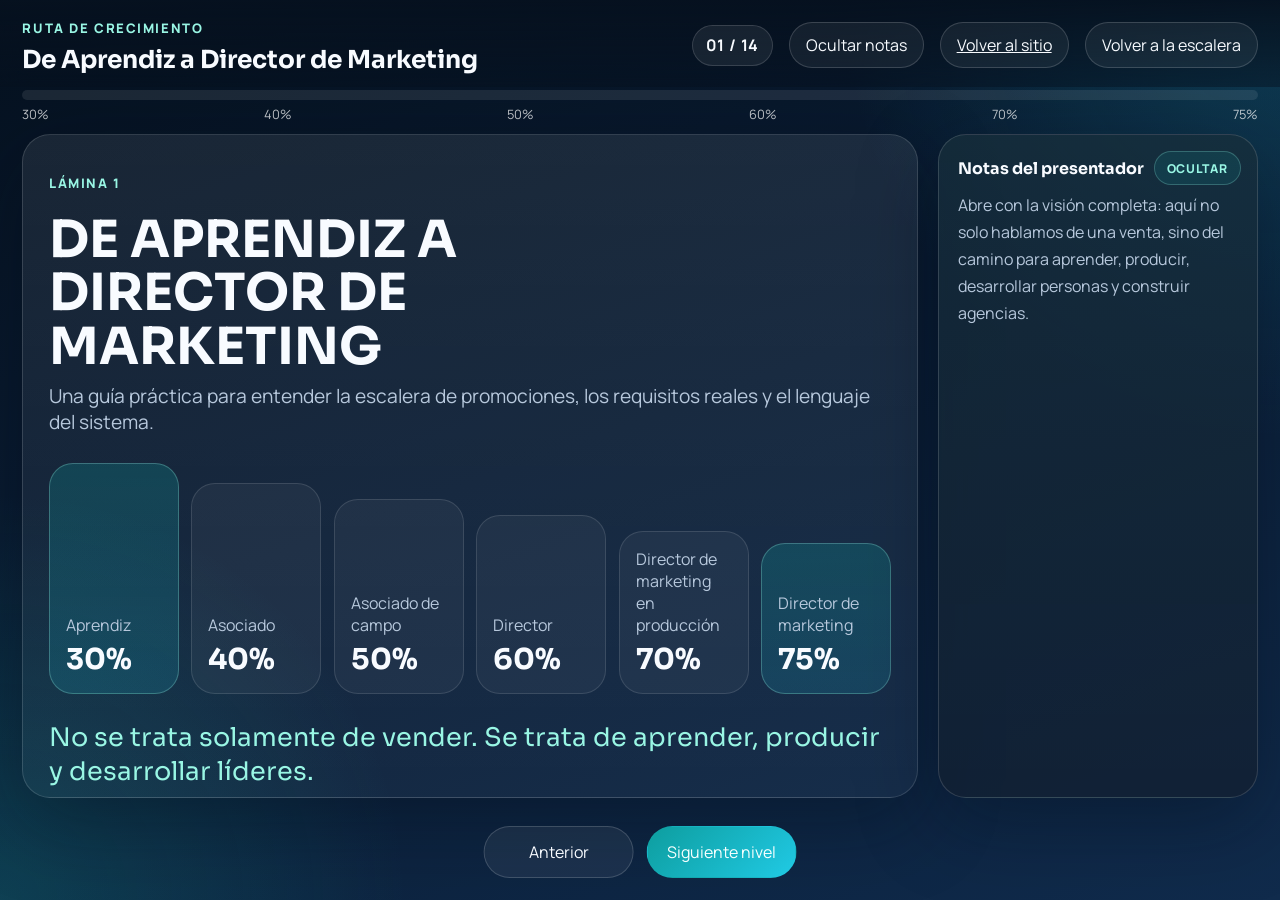
<file: career/index.html>
<!DOCTYPE html>
<html lang="es">
<head>
  <meta charset="UTF-8" />
  <meta name="viewport" content="width=device-width, initial-scale=1.0" />
  <meta name="robots" content="index,follow" />
  <meta
    name="description"
    content="Presentación interactiva en español sobre el crecimiento en PHP Agency desde Aprendiz 30% hasta Director de Marketing 75%."
  />
  <title>De Aprendiz a Director de Marketing | Presentación Interactiva PHP</title>
  <meta name="theme-color" content="#0b1f3a" />
  <link rel="preconnect" href="https://fonts.googleapis.com" />
  <link rel="preconnect" href="https://fonts.gstatic.com" crossorigin />
  <link href="https://fonts.googleapis.com/css2?family=Manrope:wght@400;500;600;700;800&family=Sora:wght@400;600;700;800&display=swap" rel="stylesheet" />
  <link rel="stylesheet" href="../oportunidad.css" />
</head>
<body>
  <a class="skip-link" href="#deck">Saltar a la presentación</a>

  <header class="topbar">
    <div class="brand">
      <span class="brand__eyebrow">Ruta de crecimiento</span>
      <h1 class="brand__title">De Aprendiz a Director de Marketing</h1>
    </div>
    <div class="topbar__meta">
      <div class="slide-count">
        <span id="slide-current">01</span>
        <span>/</span>
        <span id="slide-total">14</span>
      </div>
      <button class="ghost-btn" id="notes-toggle" type="button" aria-pressed="false">Ocultar notas</button>
      <a class="ghost-btn" href="../index.html#agentes">Volver al sitio</a>
      <button class="ghost-btn" id="overview-button" type="button">Volver a la escalera</button>
    </div>
  </header>

  <div class="progress-shell" aria-hidden="true">
    <div class="progress-track">
      <div class="progress-fill" id="deck-progress"></div>
    </div>
    <div class="progress-labels">
      <span>30%</span>
      <span>40%</span>
      <span>50%</span>
      <span>60%</span>
      <span>70%</span>
      <span>75%</span>
    </div>
  </div>

  <main class="deck" id="deck" aria-live="polite">
    <section class="slide is-active" data-slide="1" data-progress="30">
      <div class="slide__content">
        <p class="eyebrow">Lámina 1</p>
        <h2 class="slide__title">DE APRENDIZ A DIRECTOR DE MARKETING</h2>
        <p class="slide__subtitle">Una guía práctica para entender la escalera de promociones, los requisitos reales y el lenguaje del sistema.</p>

        <div class="ladder ladder--hero">
          <div class="ladder-step is-lit"><span>Aprendiz</span><strong>30%</strong></div>
          <div class="ladder-step"><span>Asociado</span><strong>40%</strong></div>
          <div class="ladder-step"><span>Asociado de campo</span><strong>50%</strong></div>
          <div class="ladder-step"><span>Director</span><strong>60%</strong></div>
          <div class="ladder-step"><span>Director de marketing en producción</span><strong>70%</strong></div>
          <div class="ladder-step ladder-step--final"><span>Director de marketing</span><strong>75%</strong></div>
        </div>

        <p class="hero-quote">No se trata solamente de vender. Se trata de aprender, producir y desarrollar líderes.</p>
      </div>
      <aside class="speaker-note">
        <h3>Notas del presentador</h3>
        <p>Abre con la visión completa: aquí no solo hablamos de una venta, sino del camino para aprender, producir, desarrollar personas y construir agencias.</p>
      </aside>
    </section>

    <section class="slide" data-slide="2" data-progress="30">
      <div class="slide__content">
        <p class="eyebrow">Lámina 2</p>
        <h2 class="slide__title">PRIMERO, LA LICENCIA</h2>
        <p class="slide__subtitle">Antes de pensar en promociones o comisiones, primero necesitas la base regulatoria para producir correctamente.</p>

        <div class="flow-line">
          <div class="flow-node">Registro</div>
          <div class="flow-node">Capacitación</div>
          <div class="flow-node">Estudio</div>
          <div class="flow-node">Examen</div>
          <div class="flow-node is-accent">Licencia activa</div>
          <div class="flow-node">Nombramientos</div>
          <div class="flow-node">Producción autorizada</div>
          <div class="flow-node">Comisiones</div>
        </div>

        <div class="focus-panel">
          <span class="focus-panel__tag">Primer objetivo</span>
          <strong>OBTENER TU LICENCIA</strong>
          <p>Puedes entrar al sistema, capacitarte y aprender desde antes, pero debes estar debidamente autorizado para actividades que requieran licencia y para recibir la compensación correspondiente.</p>
        </div>
      </div>
      <aside class="speaker-note">
        <h3>Notas del presentador</h3>
        <p>Hazlo simple: primero aprendes el sistema y te preparas. La licencia no es un detalle administrativo; es el paso que convierte el aprendizaje en producción real.</p>
      </aside>
    </section>

    <section class="slide" data-slide="3" data-progress="30">
      <div class="slide__content">
        <p class="eyebrow">Lámina 3</p>
        <h2 class="slide__title">EL EJEMPLO BASE</h2>
        <div class="policy-math">
          <div class="math-card"><span>$250</span><small>mensuales</small></div>
          <div class="math-operator">× 12</div>
          <div class="math-card"><span>$3,000</span><small>prima anualizada</small></div>
        </div>

        <div class="mini-commissions">
          <div><span>30%</span><strong>$900</strong></div>
          <div><span>40%</span><strong>$1,200</strong></div>
          <div><span>50%</span><strong>$1,500</strong></div>
          <div><span>60%</span><strong>$1,800</strong></div>
          <div><span>70%</span><strong>$2,100</strong></div>
          <div><span>75%</span><strong>$2,250</strong></div>
        </div>

        <div class="focus-panel">
          <span class="focus-panel__tag">Diferencia clave</span>
          <strong>PUNTOS SOMETIDOS NO ES LO MISMO QUE PUNTOS PAGADOS</strong>
          <p>Cuando la solicitud se envía al sistema hablamos de solicitud sometida y puntos sometidos. Cuando el caso alcanza el estado reconocido como pagado, hablamos de puntos pagados. La promoción exacta depende de cuál de los dos pida la regla.</p>
        </div>
      </div>
      <aside class="speaker-note">
        <h3>Notas del presentador</h3>
        <p>Di literalmente: “Vamos a ponerlo fácil. Imagínate una póliza de $250 mensuales. Son $3,000 anualizados. Ahora mira qué pasa con esa misma venta cuando vas creciendo.”</p>
      </aside>
    </section>

    <section class="slide slide--level" data-slide="4" data-progress="30">
      <div class="slide__content">
        <p class="eyebrow">Lámina 4</p>
        <h2 class="slide__title">NIVEL 1 — APRENDIZ</h2>
        <div class="level-hero">
          <div class="level-rate">
            <span class="level-rate__label">Nivel base</span>
            <strong class="count-up" data-target="30" data-suffix="%">0%</strong>
            <p>Estás en entrenamiento y construcción de fundamentos.</p>
          </div>
          <div class="level-value">
            <span>$3,000 × 30%</span>
            <strong class="count-up" data-target="900" data-prefix="$">0</strong>
            <small>Ejemplo educativo de porcentaje. No sustituye elegibilidad, licencia ni reglas contractuales.</small>
          </div>
        </div>

        <div class="reveal-stage is-visible" data-stage="0">
          <button class="stage-btn" type="button" data-stage-next>Revelar requisitos</button>
        </div>
          <div class="reveal-stage" data-stage="1">
          <div class="requirements">
            <div class="requirement">Sin plazo específico en esta etapa</div>
            <div class="requirement">Completar el acuerdo de nuevo asociado</div>
            <div class="requirement">Completar la semana 1 del sistema PHP</div>
            <div class="requirement">Calificar para la Escuela de Inicio Rápido</div>
          </div>
        </div>
      </div>
      <aside class="speaker-note">
        <h3>Notas del presentador</h3>
        <p>Aquí el mensaje no es “ya eres experto”; es “ya entraste al camino correcto”. Mantén el foco en aprender, seguir el sistema y prepararte para avanzar.</p>
      </aside>
    </section>

    <section class="slide slide--level" data-slide="5" data-progress="40">
      <div class="slide__content">
        <p class="eyebrow">Lámina 5</p>
        <h2 class="slide__title">NIVEL 2 — ASOCIADO</h2>
        <div class="level-hero">
          <div class="level-rate">
            <span class="level-rate__label">Primera promoción</span>
            <strong class="count-up" data-target="40" data-suffix="%">0%</strong>
            <p>Aquí ya hay ventana de promoción y requisitos medibles.</p>
          </div>
          <div class="level-value">
            <span>$3,000 × 40%</span>
            <strong class="count-up" data-target="1200" data-prefix="$">0</strong>
            <small>Ejemplo educativo simplificado.</small>
          </div>
        </div>

        <div class="stage-stack">
          <div class="reveal-stage is-visible" data-stage="0">
            <button class="stage-btn" type="button" data-stage-next>Ver requisitos</button>
          </div>
          <div class="reveal-stage" data-stage="1">
            <div class="requirements">
              <div class="requirement">Plazo: 30 días</div>
              <div class="requirement">3 directos</div>
              <div class="requirement">3 aplicaciones sometidas</div>
              <div class="requirement">3,000 puntos sometidos</div>
            </div>
            <button class="stage-btn" type="button" data-stage-next>Ahora revela el equipo</button>
          </div>
          <div class="reveal-stage" data-stage="2">
            <div class="org-chart">
              <div class="org-chart__leader">TÚ · 40%</div>
              <div class="org-chart__row">
                <div class="org-card">Aprendiz 30%</div>
                <div class="org-card">Aprendiz 30%</div>
                <div class="org-card">Aprendiz 30%</div>
              </div>
            </div>
            <div class="team-math">
              <div><span>3 directos</span><strong>cumplen la parte de reclutamiento</strong></div>
              <div><span>3 solicitudes</span><strong>cumplen la parte operativa</strong></div>
              <div><span>3,000 puntos sometidos</span><strong>cumplen la parte de producción</strong></div>
            </div>
            <p class="sim-tag">SIMULACIÓN EDUCATIVA</p>
          </div>
        </div>
      </div>
      <aside class="speaker-note">
        <h3>Notas del presentador</h3>
        <p>Aquí aparece la primera gran idea: para ascender no basta con volumen. La promoción combina reclutamiento, solicitudes y puntos dentro del plazo.</p>
      </aside>
    </section>

    <section class="slide slide--level" data-slide="6" data-progress="50">
      <div class="slide__content">
        <p class="eyebrow">Lámina 6</p>
        <h2 class="slide__title">NIVEL 3 — ASOCIADO DE CAMPO</h2>
        <div class="level-hero">
          <div class="level-rate">
            <span class="level-rate__label">Primer nivel de liderazgo</span>
            <strong class="count-up" data-target="50" data-suffix="%">0%</strong>
            <p>Aquí ya se exige licencia y desarrollo de un asociado directo.</p>
          </div>
          <div class="level-value">
            <span>$3,000 × 50%</span>
            <strong class="count-up" data-target="1500" data-prefix="$">0</strong>
            <small>Ejemplo educativo simplificado.</small>
          </div>
        </div>

        <div class="stage-stack">
          <div class="reveal-stage is-visible" data-stage="0">
            <button class="stage-btn" type="button" data-stage-next>Ver requisitos</button>
          </div>
          <div class="reveal-stage" data-stage="1">
            <div class="requirements requirements--dense">
              <div class="requirement">Plazo: 90 días</div>
              <div class="requirement">Licencia</div>
              <div class="requirement">1 asociado directo</div>
              <div class="requirement">15 reclutas base</div>
              <div class="requirement">15 solicitudes presentadas</div>
              <div class="requirement">30,000 puntos presentados</div>
            </div>
            <button class="stage-btn" type="button" data-stage-next>Ahora revela el equipo</button>
          </div>
          <div class="reveal-stage" data-stage="2">
            <div class="org-chart">
              <div class="org-chart__leader">TÚ · 50%</div>
              <div class="org-chart__row">
                <div class="org-card">3 aprendices · 30%</div>
                <div class="org-card">1 asociado · 40%</div>
              </div>
            </div>
            <div class="team-math">
              <div><span>Licencia activa</span><strong>habilita la operación regulada</strong></div>
              <div><span>1 asociado directo</span><strong>confirma desarrollo real</strong></div>
              <div><span>15 reclutas + 15 solicitudes + 30,000 puntos</span><strong>forman la base de promoción</strong></div>
            </div>
          </div>
        </div>
      </div>
      <aside class="speaker-note">
        <h3>Notas del presentador</h3>
        <p>Subraya la idea de estructura: ya no solo reclutas gente; ya empiezas a desarrollar a alguien que también avanzó a asociado.</p>
      </aside>
    </section>

    <section class="slide slide--level" data-slide="7" data-progress="60">
      <div class="slide__content">
        <p class="eyebrow">Lámina 7</p>
        <h2 class="slide__title">NIVEL 4 — DIRECTOR</h2>
        <div class="level-hero">
          <div class="level-rate">
            <span class="level-rate__label">Liderazgo estructural</span>
            <strong class="count-up" data-target="60" data-suffix="%">0%</strong>
            <p>Ahora se mide tu capacidad de desarrollar varias líneas y agentes habilitados.</p>
          </div>
          <div class="level-value">
            <span>$3,000 × 60%</span>
            <strong class="count-up" data-target="1800" data-prefix="$">0</strong>
            <small>Ejemplo educativo simplificado.</small>
          </div>
        </div>

        <div class="stage-stack">
          <div class="reveal-stage is-visible" data-stage="0">
            <button class="stage-btn" type="button" data-stage-next>Ver requisitos</button>
          </div>
          <div class="reveal-stage" data-stage="1">
            <div class="requirements requirements--dense">
              <div class="requirement">Plazo: 90 días</div>
              <div class="requirement">2 asociados de campo directos</div>
              <div class="requirement">o 1 asociado de campo + 2 asociados directos</div>
              <div class="requirement">6 agentes con licencia y nombramiento</div>
              <div class="requirement">30 reclutas base</div>
              <div class="requirement">30 solicitudes presentadas</div>
              <div class="requirement">60,000 puntos presentados</div>
            </div>
            <button class="stage-btn" type="button" data-stage-next>Ahora revela el equipo</button>
          </div>
          <div class="reveal-stage" data-stage="2">
            <div class="org-chart">
              <div class="org-chart__leader">TÚ · 60%</div>
              <div class="org-chart__row">
                <div class="org-card">3 aprendices</div>
                <div class="org-card">2 asociados</div>
                <div class="org-card">1 asociado de campo</div>
              </div>
            </div>
            <div class="team-math">
              <div><span>2 asociados de campo o estructura equivalente</span><strong>miden profundidad</strong></div>
              <div><span>6 agentes con licencia y nombramiento</span><strong>miden operación lista</strong></div>
              <div><span>30 reclutas + 30 solicitudes + 60,000 puntos</span><strong>miden volumen y ejecución</strong></div>
            </div>
          </div>
        </div>
      </div>
      <aside class="speaker-note">
        <h3>Notas del presentador</h3>
        <p>Explica que Director ya exige una estructura más profunda. Ya no piensas solo en quién entró, sino en quién está subiendo y consolidándose.</p>
      </aside>
    </section>

    <section class="slide slide--level" data-slide="8" data-progress="70">
      <div class="slide__content">
        <p class="eyebrow">Lámina 8</p>
        <h2 class="slide__title">DIRECTOR DE MARKETING EN PRODUCCIÓN</h2>
        <div class="level-hero">
          <div class="level-rate">
            <span class="level-rate__label">Métrica distinta</span>
            <strong class="count-up" data-target="70" data-suffix="%">0%</strong>
            <p>Aquí cambia el tipo de requisito: ya no es sometido, sino pagado y acumulado.</p>
          </div>
          <div class="level-value">
            <span>$3,000 × 70%</span>
            <strong class="count-up" data-target="2100" data-prefix="$">0</strong>
            <small>Ejemplo educativo simplificado.</small>
          </div>
        </div>

        <div class="stage-stack">
          <div class="reveal-stage is-visible" data-stage="0">
            <button class="stage-btn" type="button" data-stage-next>Ver requisitos</button>
          </div>
          <div class="reveal-stage" data-stage="1">
            <div class="requirements">
              <div class="requirement">Debes ser Director en el sistema</div>
              <div class="requirement">200,000 puntos personales pagados acumulados de por vida</div>
            </div>
            <button class="stage-btn" type="button" data-stage-next>Ahora revela el equipo</button>
          </div>
          <div class="reveal-stage" data-stage="2">
            <div class="org-chart org-chart--wide">
              <div class="org-chart__leader">TÚ · 70%</div>
              <div class="org-chart__row">
                <div class="org-card">3 aprendices</div>
                <div class="org-card">3 asociados</div>
                <div class="org-card">2 asociados de campo</div>
                <div class="org-card">1 Director</div>
              </div>
            </div>
            <div class="team-math">
              <div><span>Puntos personales pagados</span><strong>no es lo mismo que puntos sometidos</strong></div>
              <div><span>Acumulados de por vida</span><strong>no dependen de una sola ventana corta</strong></div>
              <div><span>El sistema debe reconocerlos como pagados</span><strong>antes de contarlos</strong></div>
            </div>
          </div>
        </div>
      </div>
      <aside class="speaker-note">
        <h3>Notas del presentador</h3>
        <p>Aquí cambia la conversación: todavía produces, pero ahora el foco está en producción personal pagada acumulada y no solo en actividad reciente.</p>
      </aside>
    </section>

    <section class="slide slide--level" data-slide="9" data-progress="75">
      <div class="slide__content">
        <p class="eyebrow">Lámina 9</p>
        <h2 class="slide__title">DIRECTOR DE MARKETING</h2>
        <div class="level-hero">
          <div class="level-rate">
            <span class="level-rate__label">Construcción de agencia</span>
            <strong class="count-up" data-target="75" data-suffix="%">0%</strong>
            <p>Llegar a director de marketing no es el final; es una etapa de escala y distribución real.</p>
          </div>
          <div class="level-value">
            <span>$3,000 × 75%</span>
            <strong class="count-up" data-target="2250" data-prefix="$">0</strong>
            <small>Ejemplo educativo simplificado.</small>
          </div>
        </div>

        <div class="stage-stack">
          <div class="reveal-stage is-visible" data-stage="0">
            <button class="stage-btn" type="button" data-stage-next>Ver requisitos</button>
          </div>
          <div class="reveal-stage" data-stage="1">
            <div class="requirements requirements--dense">
              <div class="requirement">Plazo: 90 días</div>
              <div class="requirement">3 asociados de campo directos</div>
              <div class="requirement">o 1 director directo + 1 asociado de campo directo</div>
              <div class="requirement">15 agentes con licencia y nombramiento</div>
              <div class="requirement">50 reclutas del equipo superior</div>
              <div class="requirement">50 solicitudes presentadas</div>
              <div class="requirement">100,000 puntos presentados del equipo superior</div>
              <div class="requirement">70% de colocación</div>
            </div>
            <button class="stage-btn" type="button" data-stage-next>Ahora revela el equipo</button>
          </div>
          <div class="reveal-stage" data-stage="2">
            <div class="org-chart org-chart--wide">
              <div class="org-chart__leader">TÚ · 75%</div>
              <div class="org-chart__row">
                <div class="org-card">3 aprendices</div>
                <div class="org-card">3 asociados</div>
                <div class="org-card">3 asociados de campo</div>
                <div class="org-card">3 directores</div>
                <div class="org-card">1 director de marketing en producción</div>
              </div>
            </div>
            <div class="team-math">
              <div><span>Super equipo</span><strong>ya entra en los requisitos</strong></div>
              <div><span>Placement 70%</span><strong>exige distribución, no solo volumen</strong></div>
              <div><span>No más del 50% desde una sola línea</span><strong>evita depender de una sola pierna fuerte</strong></div>
            </div>
            <p class="sim-tag">SIMULACIÓN EDUCATIVA — NO GARANTÍA DE INGRESOS</p>
          </div>
        </div>
      </div>
      <aside class="speaker-note">
        <h3>Notas del presentador</h3>
        <p>La frase clave aquí es: “Cuando llegas a director de marketing, tu visión tiene que cambiar. Ahora quieres desarrollar líderes capaces de construir su propia organización.”</p>
      </aside>
    </section>

    <section class="slide" data-slide="10" data-progress="75">
      <div class="slide__content">
        <p class="eyebrow">Lámina 10</p>
        <h2 class="slide__title">ESCALERA COMPLETA Y PLAZOS</h2>
        <div class="ladder ladder--full">
          <div class="ladder-step is-lit"><span>Aprendiz</span><small>30% · sin plazo</small><strong>Base</strong></div>
          <div class="ladder-step is-lit"><span>Asociado</span><small>40% · 30 días</small><strong>Actividad inicial</strong></div>
          <div class="ladder-step is-lit"><span>Asociado de campo</span><small>50% · 90 días</small><strong>Licencia + base</strong></div>
          <div class="ladder-step is-lit"><span>Director</span><small>60% · 90 días</small><strong>Estructura</strong></div>
          <div class="ladder-step is-lit"><span>Director de marketing en producción</span><small>70% · acumulado</small><strong>Puntos pagados</strong></div>
          <div class="ladder-step ladder-step--final is-lit"><span>Director de marketing</span><small>75% · 90 días</small><strong>Agencia</strong></div>
        </div>
      </div>
      <aside class="speaker-note">
        <h3>Notas del presentador</h3>
        <p>Esta lámina resume la escalera completa. Úsala para reforzar que el porcentaje sube, pero también suben los plazos, los requisitos y la responsabilidad de liderazgo.</p>
      </aside>
    </section>

    <section class="slide" data-slide="11" data-progress="75">
      <div class="slide__content">
        <p class="eyebrow">Lámina 11</p>
        <h2 class="slide__title">GLOSARIO QUE TE AHORRA CONFUSIONES</h2>
        <div class="comparison-grid">
          <article class="comparison-card">
            <span>Puntos sometidos</span>
            <p>Producción correspondiente a solicitudes ya enviadas al sistema.</p>
            <strong>No es lo mismo que pagados</strong>
          </article>
          <article class="comparison-card">
            <span>Puntos pagados</span>
            <p>Producción que el sistema ya reconoce como pagada.</p>
            <strong>Clave para PMD</strong>
          </article>
          <article class="comparison-card">
            <span>Directo</span>
            <p>Persona incorporada personalmente por ti en tu primera línea.</p>
            <strong>Cuenta para estructura</strong>
          </article>
          <article class="comparison-card">
            <span>Reclutas de base</span>
            <p>Reclutas que cuentan dentro de la base definida por el plan.</p>
            <strong>No siempre son todos por igual</strong>
          </article>
          <article class="comparison-card comparison-card--featured">
            <span>Licenciado y habilitado</span>
            <p>El agente tiene licencia y el nombramiento correspondiente cuando aplique.</p>
            <strong>Cuenta para Director y MD</strong>
          </article>
        </div>
        <p class="foot-disclaimer">Hablar con precisión evita malentendidos: sometido no significa pagado, y nombrado/habilitado no siempre significa solo “tener licencia”.</p>
      </div>
      <aside class="speaker-note">
        <h3>Notas del presentador</h3>
        <p>Usa esta lámina para ordenar vocabulario. Si la persona domina estos términos, entiende mucho mejor lo que el sistema realmente está pidiendo.</p>
      </aside>
    </section>

    <section class="slide" data-slide="12" data-progress="75">
      <div class="slide__content">
        <p class="eyebrow">Lámina 12</p>
        <h2 class="slide__title">REGLAS QUE NO DEBES PASAR POR ALTO</h2>
        <div class="leadership-flow">
          <div class="leadership-step">La promoción tiene ventana de tiempo</div>
          <div class="leadership-step">No todo cuenta como punto pagado</div>
          <div class="leadership-step">Placement exige distribución</div>
          <div class="leadership-step">No dependas de una sola línea</div>
          <div class="leadership-step">Confirma siempre en Back Office</div>
          <div class="leadership-step leadership-step--gold">Si hay duda, valida con Home Office</div>
        </div>
        <blockquote class="big-quote">La regla del 50% significa que no puedes depender de una sola pierna fuerte para completar toda la promoción.</blockquote>
        <p class="slide__subtitle">Y cuando aparezca placement, debes validar cómo se distribuye la producción o la estructura según la regla vigente.</p>
      </div>
      <aside class="speaker-note">
        <h3>Notas del presentador</h3>
        <p>Esta lámina baja expectativas incorrectas y sube claridad. Ayuda a que la persona no vea la promoción como un simple atajo de volumen.</p>
      </aside>
    </section>

    <section class="slide" data-slide="13" data-progress="75">
      <div class="slide__content">
        <p class="eyebrow">Lámina 13</p>
        <h2 class="slide__title">LAS PREGUNTAS CORRECTAS</h2>
        <div class="scale-visual">
          <div class="scale-tier scale-tier--1">¿Cuántos reclutas?</div>
          <div class="scale-tier scale-tier--2">¿Cuántas solicitudes?</div>
          <div class="scale-tier scale-tier--3">¿Cuántos puntos?</div>
          <div class="scale-tier scale-tier--4">¿Sometidos o pagados?</div>
          <div class="scale-tier scale-tier--5">¿Qué líderes y en cuánto tiempo?</div>
        </div>
        <div class="four-steps">
          <div>1. ¿Necesito licencia para la siguiente promoción?</div>
          <div>2. ¿Cuántas líneas deben aportar producción?</div>
          <div>3. ¿Necesito agentes nombrados o habilitados?</div>
          <div>4. ¿Ya confirmé la regla vigente en el sistema?</div>
        </div>
        <blockquote class="big-quote">Cuando un agente puede contestar estas preguntas, deja de ver la escalera como algo complicado y empieza a verla como un mapa de trabajo.</blockquote>
      </div>
      <aside class="speaker-note">
        <h3>Notas del presentador</h3>
        <p>Esta lámina convierte la conversación en acción. No se trata de memorizar títulos, sino de saber exactamente qué falta para el siguiente nivel.</p>
      </aside>
    </section>

    <section class="slide" data-slide="14" data-progress="75">
      <div class="slide__content">
        <p class="eyebrow">Lámina 14</p>
        <h2 class="slide__title">TU PRÓXIMO NIVEL EMPIEZA HOY</h2>
        <div class="flow-line flow-line--cta">
          <div class="flow-node">Aprende</div>
          <div class="flow-node">Licénciate</div>
          <div class="flow-node">Produce</div>
          <div class="flow-node">Recluta</div>
          <div class="flow-node">Desarrolla</div>
          <div class="flow-node">Duplica</div>
          <div class="flow-node is-accent">Lidera</div>
        </div>
        <div class="closing-card">
          <strong>¿Cuál es tu próximo nivel?</strong>
          <p>El camino empieza entendiendo dónde estás hoy, qué te falta y qué debe confirmarse en el sistema antes de presentar una promoción como cumplida.</p>
        </div>
        <p class="foot-disclaimer foot-disclaimer--long">
          Esta presentación resume un manual interno de entrenamiento basado en una versión de promociones identificada como 2022-1 y revisada en abril de 2022. Se usa únicamente con fines educativos. Los cálculos mostrados parten de una póliza hipotética de $250 mensuales y no representan ingresos garantizados. Las promociones reales dependen de licencia, nombramientos, producto, aseguradora, emisión, colocación, persistencia, elegibilidad y de la regla vigente confirmada en Back Office o con Home Office. Los diferenciales de equipo y el significado operativo de placement, super equipo y regla del 50% deben validarse antes de usarse como representación oficial.
        </p>
      </div>
      <aside class="speaker-note">
        <h3>Notas del presentador</h3>
        <p>Cierra con invitación simple: no preguntes solo “¿te interesa?”, sino “¿cuál es tu próximo nivel?”. Eso hace que la persona piense en acción, no solo en información.</p>
      </aside>
    </section>
  </main>

  <nav class="deck-controls" aria-label="Controles de la presentación">
    <button class="control-btn" id="prev-button" type="button">Anterior</button>
    <button class="control-btn control-btn--primary" id="next-button" type="button">Siguiente nivel</button>
  </nav>

  <script src="../oportunidad.js"></script>
</body>
</html>
</file>
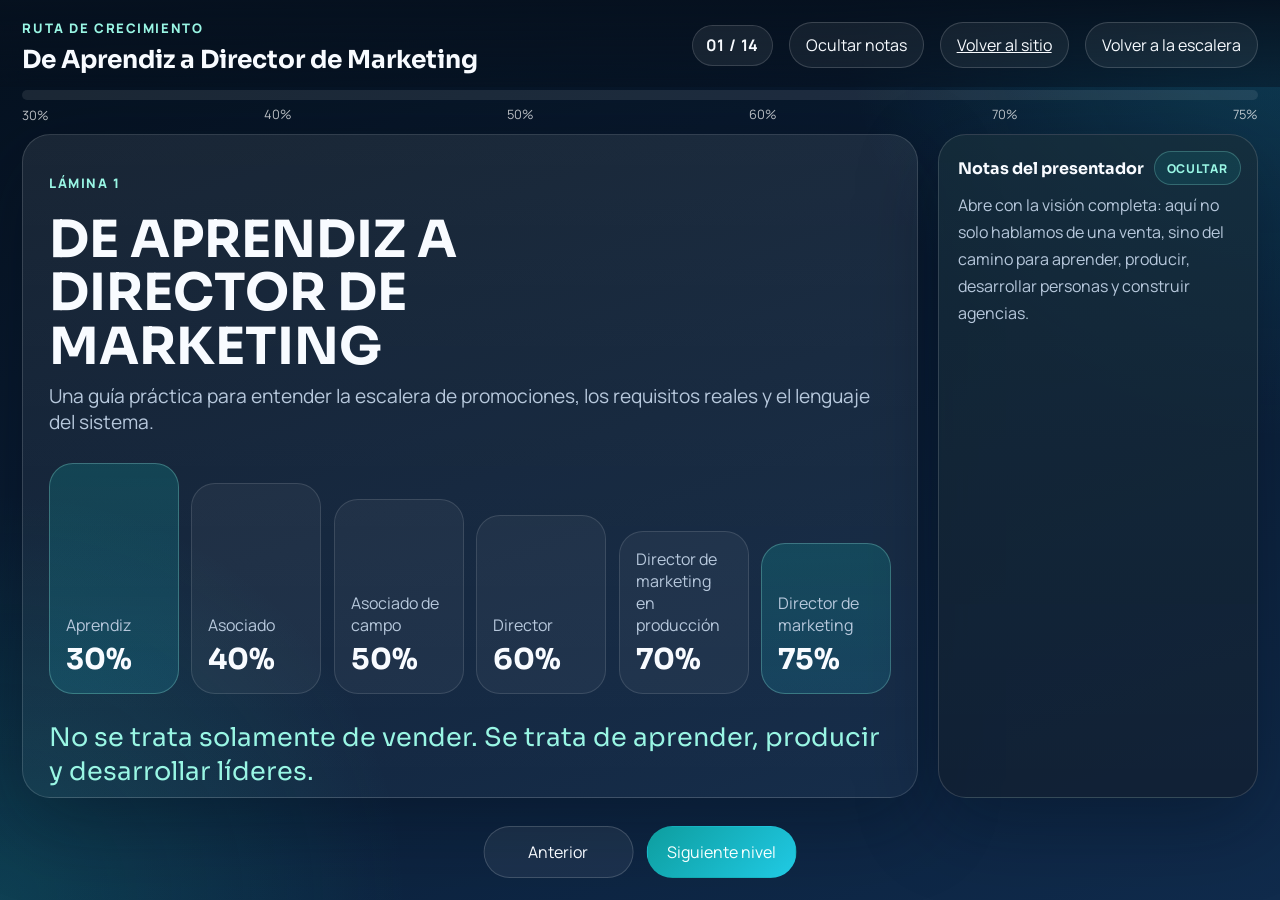
<file: oportunidad.html>
<!DOCTYPE html>
<html lang="es">
<head>
  <meta charset="UTF-8" />
  <meta name="viewport" content="width=device-width, initial-scale=1.0" />
  <meta name="robots" content="index,follow" />
  <meta
    name="description"
    content="Presentación interactiva en español sobre el crecimiento en PHP Agency desde Aprendiz 30% hasta Director de Marketing 75%."
  />
  <title>De Aprendiz a Director de Marketing | Presentación Interactiva PHP</title>
  <meta name="theme-color" content="#0b1f3a" />
  <link rel="preconnect" href="https://fonts.googleapis.com" />
  <link rel="preconnect" href="https://fonts.gstatic.com" crossorigin />
  <link href="https://fonts.googleapis.com/css2?family=Manrope:wght@400;500;600;700;800&family=Sora:wght@400;600;700;800&display=swap" rel="stylesheet" />
  <link rel="stylesheet" href="oportunidad.css" />
</head>
<body>
  <a class="skip-link" href="#deck">Saltar a la presentación</a>

  <header class="topbar">
    <div class="brand">
      <span class="brand__eyebrow">Ruta de crecimiento</span>
      <h1 class="brand__title">De Aprendiz a Director de Marketing</h1>
    </div>
    <div class="topbar__meta">
      <div class="slide-count">
        <span id="slide-current">01</span>
        <span>/</span>
        <span id="slide-total">14</span>
      </div>
      <button class="ghost-btn" id="notes-toggle" type="button" aria-pressed="false">Ocultar notas</button>
      <a class="ghost-btn" href="index.html#agentes">Volver al sitio</a>
      <button class="ghost-btn" id="overview-button" type="button">Volver a la escalera</button>
    </div>
  </header>

  <div class="progress-shell" aria-hidden="true">
    <div class="progress-track">
      <div class="progress-fill" id="deck-progress"></div>
    </div>
    <div class="progress-labels">
      <span>30%</span>
      <span>40%</span>
      <span>50%</span>
      <span>60%</span>
      <span>70%</span>
      <span>75%</span>
    </div>
  </div>

  <main class="deck" id="deck" aria-live="polite">
    <section class="slide is-active" data-slide="1" data-progress="30">
      <div class="slide__content">
        <p class="eyebrow">Lámina 1</p>
        <h2 class="slide__title">DE APRENDIZ A DIRECTOR DE MARKETING</h2>
        <p class="slide__subtitle">Una guía práctica para entender la escalera de promociones, los requisitos reales y el lenguaje del sistema.</p>

        <div class="ladder ladder--hero">
          <div class="ladder-step is-lit"><span>Aprendiz</span><strong>30%</strong></div>
          <div class="ladder-step"><span>Asociado</span><strong>40%</strong></div>
          <div class="ladder-step"><span>Asociado de campo</span><strong>50%</strong></div>
          <div class="ladder-step"><span>Director</span><strong>60%</strong></div>
          <div class="ladder-step"><span>Director de marketing en producción</span><strong>70%</strong></div>
          <div class="ladder-step ladder-step--final"><span>Director de marketing</span><strong>75%</strong></div>
        </div>

        <p class="hero-quote">No se trata solamente de vender. Se trata de aprender, producir y desarrollar líderes.</p>
      </div>
      <aside class="speaker-note">
        <h3>Notas del presentador</h3>
        <p>Abre con la visión completa: aquí no solo hablamos de una venta, sino del camino para aprender, producir, desarrollar personas y construir agencias.</p>
      </aside>
    </section>

    <section class="slide" data-slide="2" data-progress="30">
      <div class="slide__content">
        <p class="eyebrow">Lámina 2</p>
        <h2 class="slide__title">PRIMERO, LA LICENCIA</h2>
        <p class="slide__subtitle">Antes de pensar en promociones o comisiones, primero necesitas la base regulatoria para producir correctamente.</p>

        <div class="flow-line">
          <div class="flow-node">Registro</div>
          <div class="flow-node">Capacitación</div>
          <div class="flow-node">Estudio</div>
          <div class="flow-node">Examen</div>
          <div class="flow-node is-accent">Licencia activa</div>
          <div class="flow-node">Nombramientos</div>
          <div class="flow-node">Producción autorizada</div>
          <div class="flow-node">Comisiones</div>
        </div>

        <div class="focus-panel">
          <span class="focus-panel__tag">Primer objetivo</span>
          <strong>OBTENER TU LICENCIA</strong>
          <p>Puedes entrar al sistema, capacitarte y aprender desde antes, pero debes estar debidamente autorizado para actividades que requieran licencia y para recibir la compensación correspondiente.</p>
        </div>
      </div>
      <aside class="speaker-note">
        <h3>Notas del presentador</h3>
        <p>Hazlo simple: primero aprendes el sistema y te preparas. La licencia no es un detalle administrativo; es el paso que convierte el aprendizaje en producción real.</p>
      </aside>
    </section>

    <section class="slide" data-slide="3" data-progress="30">
      <div class="slide__content">
        <p class="eyebrow">Lámina 3</p>
        <h2 class="slide__title">EL EJEMPLO BASE</h2>
        <div class="policy-math">
          <div class="math-card"><span>$250</span><small>mensuales</small></div>
          <div class="math-operator">× 12</div>
          <div class="math-card"><span>$3,000</span><small>prima anualizada</small></div>
        </div>

        <div class="mini-commissions">
          <div><span>30%</span><strong>$900</strong></div>
          <div><span>40%</span><strong>$1,200</strong></div>
          <div><span>50%</span><strong>$1,500</strong></div>
          <div><span>60%</span><strong>$1,800</strong></div>
          <div><span>70%</span><strong>$2,100</strong></div>
          <div><span>75%</span><strong>$2,250</strong></div>
        </div>

        <div class="focus-panel">
          <span class="focus-panel__tag">Diferencia clave</span>
          <strong>PUNTOS SOMETIDOS NO ES LO MISMO QUE PUNTOS PAGADOS</strong>
          <p>Cuando la solicitud se envía al sistema hablamos de solicitud sometida y puntos sometidos. Cuando el caso alcanza el estado reconocido como pagado, hablamos de puntos pagados. La promoción exacta depende de cuál de los dos pida la regla.</p>
        </div>
      </div>
      <aside class="speaker-note">
        <h3>Notas del presentador</h3>
        <p>Di literalmente: “Vamos a ponerlo fácil. Imagínate una póliza de $250 mensuales. Son $3,000 anualizados. Ahora mira qué pasa con esa misma venta cuando vas creciendo.”</p>
      </aside>
    </section>

    <section class="slide slide--level" data-slide="4" data-progress="30">
      <div class="slide__content">
        <p class="eyebrow">Lámina 4</p>
        <h2 class="slide__title">NIVEL 1 — APRENDIZ</h2>
        <div class="level-hero">
          <div class="level-rate">
            <span class="level-rate__label">Nivel base</span>
            <strong class="count-up" data-target="30" data-suffix="%">0%</strong>
            <p>Estás en entrenamiento y construcción de fundamentos.</p>
          </div>
          <div class="level-value">
            <span>$3,000 × 30%</span>
            <strong class="count-up" data-target="900" data-prefix="$">0</strong>
            <small>Ejemplo educativo de porcentaje. No sustituye elegibilidad, licencia ni reglas contractuales.</small>
          </div>
        </div>

        <div class="reveal-stage is-visible" data-stage="0">
          <button class="stage-btn" type="button" data-stage-next>Revelar requisitos</button>
        </div>
          <div class="reveal-stage" data-stage="1">
          <div class="requirements">
            <div class="requirement">Sin plazo específico en esta etapa</div>
            <div class="requirement">Completar el acuerdo de nuevo asociado</div>
            <div class="requirement">Completar la semana 1 del sistema PHP</div>
            <div class="requirement">Calificar para la Escuela de Inicio Rápido</div>
          </div>
        </div>
      </div>
      <aside class="speaker-note">
        <h3>Notas del presentador</h3>
        <p>Aquí el mensaje no es “ya eres experto”; es “ya entraste al camino correcto”. Mantén el foco en aprender, seguir el sistema y prepararte para avanzar.</p>
      </aside>
    </section>

    <section class="slide slide--level" data-slide="5" data-progress="40">
      <div class="slide__content">
        <p class="eyebrow">Lámina 5</p>
        <h2 class="slide__title">NIVEL 2 — ASOCIADO</h2>
        <div class="level-hero">
          <div class="level-rate">
            <span class="level-rate__label">Primera promoción</span>
            <strong class="count-up" data-target="40" data-suffix="%">0%</strong>
            <p>Aquí ya hay ventana de promoción y requisitos medibles.</p>
          </div>
          <div class="level-value">
            <span>$3,000 × 40%</span>
            <strong class="count-up" data-target="1200" data-prefix="$">0</strong>
            <small>Ejemplo educativo simplificado.</small>
          </div>
        </div>

        <div class="stage-stack">
          <div class="reveal-stage is-visible" data-stage="0">
            <button class="stage-btn" type="button" data-stage-next>Ver requisitos</button>
          </div>
          <div class="reveal-stage" data-stage="1">
            <div class="requirements">
              <div class="requirement">Plazo: 30 días</div>
              <div class="requirement">3 directos</div>
              <div class="requirement">3 aplicaciones sometidas</div>
              <div class="requirement">3,000 puntos sometidos</div>
            </div>
            <button class="stage-btn" type="button" data-stage-next>Ahora revela el equipo</button>
          </div>
          <div class="reveal-stage" data-stage="2">
            <div class="org-chart">
              <div class="org-chart__leader">TÚ · 40%</div>
              <div class="org-chart__row">
                <div class="org-card">Aprendiz 30%</div>
                <div class="org-card">Aprendiz 30%</div>
                <div class="org-card">Aprendiz 30%</div>
              </div>
            </div>
            <div class="team-math">
              <div><span>3 directos</span><strong>cumplen la parte de reclutamiento</strong></div>
              <div><span>3 solicitudes</span><strong>cumplen la parte operativa</strong></div>
              <div><span>3,000 puntos sometidos</span><strong>cumplen la parte de producción</strong></div>
            </div>
            <p class="sim-tag">SIMULACIÓN EDUCATIVA</p>
          </div>
        </div>
      </div>
      <aside class="speaker-note">
        <h3>Notas del presentador</h3>
        <p>Aquí aparece la primera gran idea: para ascender no basta con volumen. La promoción combina reclutamiento, solicitudes y puntos dentro del plazo.</p>
      </aside>
    </section>

    <section class="slide slide--level" data-slide="6" data-progress="50">
      <div class="slide__content">
        <p class="eyebrow">Lámina 6</p>
        <h2 class="slide__title">NIVEL 3 — ASOCIADO DE CAMPO</h2>
        <div class="level-hero">
          <div class="level-rate">
            <span class="level-rate__label">Primer nivel de liderazgo</span>
            <strong class="count-up" data-target="50" data-suffix="%">0%</strong>
            <p>Aquí ya se exige licencia y desarrollo de un asociado directo.</p>
          </div>
          <div class="level-value">
            <span>$3,000 × 50%</span>
            <strong class="count-up" data-target="1500" data-prefix="$">0</strong>
            <small>Ejemplo educativo simplificado.</small>
          </div>
        </div>

        <div class="stage-stack">
          <div class="reveal-stage is-visible" data-stage="0">
            <button class="stage-btn" type="button" data-stage-next>Ver requisitos</button>
          </div>
          <div class="reveal-stage" data-stage="1">
            <div class="requirements requirements--dense">
              <div class="requirement">Plazo: 90 días</div>
              <div class="requirement">Licencia</div>
              <div class="requirement">1 asociado directo</div>
              <div class="requirement">15 reclutas base</div>
              <div class="requirement">15 solicitudes presentadas</div>
              <div class="requirement">30,000 puntos presentados</div>
            </div>
            <button class="stage-btn" type="button" data-stage-next>Ahora revela el equipo</button>
          </div>
          <div class="reveal-stage" data-stage="2">
            <div class="org-chart">
              <div class="org-chart__leader">TÚ · 50%</div>
              <div class="org-chart__row">
                <div class="org-card">3 aprendices · 30%</div>
                <div class="org-card">1 asociado · 40%</div>
              </div>
            </div>
            <div class="team-math">
              <div><span>Licencia activa</span><strong>habilita la operación regulada</strong></div>
              <div><span>1 asociado directo</span><strong>confirma desarrollo real</strong></div>
              <div><span>15 reclutas + 15 solicitudes + 30,000 puntos</span><strong>forman la base de promoción</strong></div>
            </div>
          </div>
        </div>
      </div>
      <aside class="speaker-note">
        <h3>Notas del presentador</h3>
        <p>Subraya la idea de estructura: ya no solo reclutas gente; ya empiezas a desarrollar a alguien que también avanzó a asociado.</p>
      </aside>
    </section>

    <section class="slide slide--level" data-slide="7" data-progress="60">
      <div class="slide__content">
        <p class="eyebrow">Lámina 7</p>
        <h2 class="slide__title">NIVEL 4 — DIRECTOR</h2>
        <div class="level-hero">
          <div class="level-rate">
            <span class="level-rate__label">Liderazgo estructural</span>
            <strong class="count-up" data-target="60" data-suffix="%">0%</strong>
            <p>Ahora se mide tu capacidad de desarrollar varias líneas y agentes habilitados.</p>
          </div>
          <div class="level-value">
            <span>$3,000 × 60%</span>
            <strong class="count-up" data-target="1800" data-prefix="$">0</strong>
            <small>Ejemplo educativo simplificado.</small>
          </div>
        </div>

        <div class="stage-stack">
          <div class="reveal-stage is-visible" data-stage="0">
            <button class="stage-btn" type="button" data-stage-next>Ver requisitos</button>
          </div>
          <div class="reveal-stage" data-stage="1">
            <div class="requirements requirements--dense">
              <div class="requirement">Plazo: 90 días</div>
              <div class="requirement">2 asociados de campo directos</div>
              <div class="requirement">o 1 asociado de campo + 2 asociados directos</div>
              <div class="requirement">6 agentes con licencia y nombramiento</div>
              <div class="requirement">30 reclutas base</div>
              <div class="requirement">30 solicitudes presentadas</div>
              <div class="requirement">60,000 puntos presentados</div>
            </div>
            <button class="stage-btn" type="button" data-stage-next>Ahora revela el equipo</button>
          </div>
          <div class="reveal-stage" data-stage="2">
            <div class="org-chart">
              <div class="org-chart__leader">TÚ · 60%</div>
              <div class="org-chart__row">
                <div class="org-card">3 aprendices</div>
                <div class="org-card">2 asociados</div>
                <div class="org-card">1 asociado de campo</div>
              </div>
            </div>
            <div class="team-math">
              <div><span>2 asociados de campo o estructura equivalente</span><strong>miden profundidad</strong></div>
              <div><span>6 agentes con licencia y nombramiento</span><strong>miden operación lista</strong></div>
              <div><span>30 reclutas + 30 solicitudes + 60,000 puntos</span><strong>miden volumen y ejecución</strong></div>
            </div>
          </div>
        </div>
      </div>
      <aside class="speaker-note">
        <h3>Notas del presentador</h3>
        <p>Explica que Director ya exige una estructura más profunda. Ya no piensas solo en quién entró, sino en quién está subiendo y consolidándose.</p>
      </aside>
    </section>

    <section class="slide slide--level" data-slide="8" data-progress="70">
      <div class="slide__content">
        <p class="eyebrow">Lámina 8</p>
        <h2 class="slide__title">DIRECTOR DE MARKETING EN PRODUCCIÓN</h2>
        <div class="level-hero">
          <div class="level-rate">
            <span class="level-rate__label">Métrica distinta</span>
            <strong class="count-up" data-target="70" data-suffix="%">0%</strong>
            <p>Aquí cambia el tipo de requisito: ya no es sometido, sino pagado y acumulado.</p>
          </div>
          <div class="level-value">
            <span>$3,000 × 70%</span>
            <strong class="count-up" data-target="2100" data-prefix="$">0</strong>
            <small>Ejemplo educativo simplificado.</small>
          </div>
        </div>

        <div class="stage-stack">
          <div class="reveal-stage is-visible" data-stage="0">
            <button class="stage-btn" type="button" data-stage-next>Ver requisitos</button>
          </div>
          <div class="reveal-stage" data-stage="1">
            <div class="requirements">
              <div class="requirement">Debes ser Director en el sistema</div>
              <div class="requirement">200,000 puntos personales pagados acumulados de por vida</div>
            </div>
            <button class="stage-btn" type="button" data-stage-next>Ahora revela el equipo</button>
          </div>
          <div class="reveal-stage" data-stage="2">
            <div class="org-chart org-chart--wide">
              <div class="org-chart__leader">TÚ · 70%</div>
              <div class="org-chart__row">
                <div class="org-card">3 aprendices</div>
                <div class="org-card">3 asociados</div>
                <div class="org-card">2 asociados de campo</div>
                <div class="org-card">1 Director</div>
              </div>
            </div>
            <div class="team-math">
              <div><span>Puntos personales pagados</span><strong>no es lo mismo que puntos sometidos</strong></div>
              <div><span>Acumulados de por vida</span><strong>no dependen de una sola ventana corta</strong></div>
              <div><span>El sistema debe reconocerlos como pagados</span><strong>antes de contarlos</strong></div>
            </div>
          </div>
        </div>
      </div>
      <aside class="speaker-note">
        <h3>Notas del presentador</h3>
        <p>Aquí cambia la conversación: todavía produces, pero ahora el foco está en producción personal pagada acumulada y no solo en actividad reciente.</p>
      </aside>
    </section>

    <section class="slide slide--level" data-slide="9" data-progress="75">
      <div class="slide__content">
        <p class="eyebrow">Lámina 9</p>
        <h2 class="slide__title">DIRECTOR DE MARKETING</h2>
        <div class="level-hero">
          <div class="level-rate">
            <span class="level-rate__label">Construcción de agencia</span>
            <strong class="count-up" data-target="75" data-suffix="%">0%</strong>
            <p>Llegar a director de marketing no es el final; es una etapa de escala y distribución real.</p>
          </div>
          <div class="level-value">
            <span>$3,000 × 75%</span>
            <strong class="count-up" data-target="2250" data-prefix="$">0</strong>
            <small>Ejemplo educativo simplificado.</small>
          </div>
        </div>

        <div class="stage-stack">
          <div class="reveal-stage is-visible" data-stage="0">
            <button class="stage-btn" type="button" data-stage-next>Ver requisitos</button>
          </div>
          <div class="reveal-stage" data-stage="1">
            <div class="requirements requirements--dense">
              <div class="requirement">Plazo: 90 días</div>
              <div class="requirement">3 asociados de campo directos</div>
              <div class="requirement">o 1 director directo + 1 asociado de campo directo</div>
              <div class="requirement">15 agentes con licencia y nombramiento</div>
              <div class="requirement">50 reclutas del equipo superior</div>
              <div class="requirement">50 solicitudes presentadas</div>
              <div class="requirement">100,000 puntos presentados del equipo superior</div>
              <div class="requirement">70% de colocación</div>
            </div>
            <button class="stage-btn" type="button" data-stage-next>Ahora revela el equipo</button>
          </div>
          <div class="reveal-stage" data-stage="2">
            <div class="org-chart org-chart--wide">
              <div class="org-chart__leader">TÚ · 75%</div>
              <div class="org-chart__row">
                <div class="org-card">3 aprendices</div>
                <div class="org-card">3 asociados</div>
                <div class="org-card">3 asociados de campo</div>
                <div class="org-card">3 directores</div>
                <div class="org-card">1 director de marketing en producción</div>
              </div>
            </div>
            <div class="team-math">
              <div><span>Super equipo</span><strong>ya entra en los requisitos</strong></div>
              <div><span>Placement 70%</span><strong>exige distribución, no solo volumen</strong></div>
              <div><span>No más del 50% desde una sola línea</span><strong>evita depender de una sola pierna fuerte</strong></div>
            </div>
            <p class="sim-tag">SIMULACIÓN EDUCATIVA — NO GARANTÍA DE INGRESOS</p>
          </div>
        </div>
      </div>
      <aside class="speaker-note">
        <h3>Notas del presentador</h3>
        <p>La frase clave aquí es: “Cuando llegas a director de marketing, tu visión tiene que cambiar. Ahora quieres desarrollar líderes capaces de construir su propia organización.”</p>
      </aside>
    </section>

    <section class="slide" data-slide="10" data-progress="75">
      <div class="slide__content">
        <p class="eyebrow">Lámina 10</p>
        <h2 class="slide__title">ESCALERA COMPLETA Y PLAZOS</h2>
        <div class="ladder ladder--full">
          <div class="ladder-step is-lit"><span>Aprendiz</span><small>30% · sin plazo</small><strong>Base</strong></div>
          <div class="ladder-step is-lit"><span>Asociado</span><small>40% · 30 días</small><strong>Actividad inicial</strong></div>
          <div class="ladder-step is-lit"><span>Asociado de campo</span><small>50% · 90 días</small><strong>Licencia + base</strong></div>
          <div class="ladder-step is-lit"><span>Director</span><small>60% · 90 días</small><strong>Estructura</strong></div>
          <div class="ladder-step is-lit"><span>Director de marketing en producción</span><small>70% · acumulado</small><strong>Puntos pagados</strong></div>
          <div class="ladder-step ladder-step--final is-lit"><span>Director de marketing</span><small>75% · 90 días</small><strong>Agencia</strong></div>
        </div>
      </div>
      <aside class="speaker-note">
        <h3>Notas del presentador</h3>
        <p>Esta lámina resume la escalera completa. Úsala para reforzar que el porcentaje sube, pero también suben los plazos, los requisitos y la responsabilidad de liderazgo.</p>
      </aside>
    </section>

    <section class="slide" data-slide="11" data-progress="75">
      <div class="slide__content">
        <p class="eyebrow">Lámina 11</p>
        <h2 class="slide__title">GLOSARIO QUE TE AHORRA CONFUSIONES</h2>
        <div class="comparison-grid">
          <article class="comparison-card">
            <span>Puntos sometidos</span>
            <p>Producción correspondiente a solicitudes ya enviadas al sistema.</p>
            <strong>No es lo mismo que pagados</strong>
          </article>
          <article class="comparison-card">
            <span>Puntos pagados</span>
            <p>Producción que el sistema ya reconoce como pagada.</p>
            <strong>Clave para PMD</strong>
          </article>
          <article class="comparison-card">
            <span>Directo</span>
            <p>Persona incorporada personalmente por ti en tu primera línea.</p>
            <strong>Cuenta para estructura</strong>
          </article>
          <article class="comparison-card">
            <span>Reclutas de base</span>
            <p>Reclutas que cuentan dentro de la base definida por el plan.</p>
            <strong>No siempre son todos por igual</strong>
          </article>
          <article class="comparison-card comparison-card--featured">
            <span>Licenciado y habilitado</span>
            <p>El agente tiene licencia y el nombramiento correspondiente cuando aplique.</p>
            <strong>Cuenta para Director y MD</strong>
          </article>
        </div>
        <p class="foot-disclaimer">Hablar con precisión evita malentendidos: sometido no significa pagado, y nombrado/habilitado no siempre significa solo “tener licencia”.</p>
      </div>
      <aside class="speaker-note">
        <h3>Notas del presentador</h3>
        <p>Usa esta lámina para ordenar vocabulario. Si la persona domina estos términos, entiende mucho mejor lo que el sistema realmente está pidiendo.</p>
      </aside>
    </section>

    <section class="slide" data-slide="12" data-progress="75">
      <div class="slide__content">
        <p class="eyebrow">Lámina 12</p>
        <h2 class="slide__title">REGLAS QUE NO DEBES PASAR POR ALTO</h2>
        <div class="leadership-flow">
          <div class="leadership-step">La promoción tiene ventana de tiempo</div>
          <div class="leadership-step">No todo cuenta como punto pagado</div>
          <div class="leadership-step">Placement exige distribución</div>
          <div class="leadership-step">No dependas de una sola línea</div>
          <div class="leadership-step">Confirma siempre en Back Office</div>
          <div class="leadership-step leadership-step--gold">Si hay duda, valida con Home Office</div>
        </div>
        <blockquote class="big-quote">La regla del 50% significa que no puedes depender de una sola pierna fuerte para completar toda la promoción.</blockquote>
        <p class="slide__subtitle">Y cuando aparezca placement, debes validar cómo se distribuye la producción o la estructura según la regla vigente.</p>
      </div>
      <aside class="speaker-note">
        <h3>Notas del presentador</h3>
        <p>Esta lámina baja expectativas incorrectas y sube claridad. Ayuda a que la persona no vea la promoción como un simple atajo de volumen.</p>
      </aside>
    </section>

    <section class="slide" data-slide="13" data-progress="75">
      <div class="slide__content">
        <p class="eyebrow">Lámina 13</p>
        <h2 class="slide__title">LAS PREGUNTAS CORRECTAS</h2>
        <div class="scale-visual">
          <div class="scale-tier scale-tier--1">¿Cuántos reclutas?</div>
          <div class="scale-tier scale-tier--2">¿Cuántas solicitudes?</div>
          <div class="scale-tier scale-tier--3">¿Cuántos puntos?</div>
          <div class="scale-tier scale-tier--4">¿Sometidos o pagados?</div>
          <div class="scale-tier scale-tier--5">¿Qué líderes y en cuánto tiempo?</div>
        </div>
        <div class="four-steps">
          <div>1. ¿Necesito licencia para la siguiente promoción?</div>
          <div>2. ¿Cuántas líneas deben aportar producción?</div>
          <div>3. ¿Necesito agentes nombrados o habilitados?</div>
          <div>4. ¿Ya confirmé la regla vigente en el sistema?</div>
        </div>
        <blockquote class="big-quote">Cuando un agente puede contestar estas preguntas, deja de ver la escalera como algo complicado y empieza a verla como un mapa de trabajo.</blockquote>
      </div>
      <aside class="speaker-note">
        <h3>Notas del presentador</h3>
        <p>Esta lámina convierte la conversación en acción. No se trata de memorizar títulos, sino de saber exactamente qué falta para el siguiente nivel.</p>
      </aside>
    </section>

    <section class="slide" data-slide="14" data-progress="75">
      <div class="slide__content">
        <p class="eyebrow">Lámina 14</p>
        <h2 class="slide__title">TU PRÓXIMO NIVEL EMPIEZA HOY</h2>
        <div class="flow-line flow-line--cta">
          <div class="flow-node">Aprende</div>
          <div class="flow-node">Licénciate</div>
          <div class="flow-node">Produce</div>
          <div class="flow-node">Recluta</div>
          <div class="flow-node">Desarrolla</div>
          <div class="flow-node">Duplica</div>
          <div class="flow-node is-accent">Lidera</div>
        </div>
        <div class="closing-card">
          <strong>¿Cuál es tu próximo nivel?</strong>
          <p>El camino empieza entendiendo dónde estás hoy, qué te falta y qué debe confirmarse en el sistema antes de presentar una promoción como cumplida.</p>
        </div>
        <p class="foot-disclaimer foot-disclaimer--long">
          Esta presentación resume un manual interno de entrenamiento basado en una versión de promociones identificada como 2022-1 y revisada en abril de 2022. Se usa únicamente con fines educativos. Los cálculos mostrados parten de una póliza hipotética de $250 mensuales y no representan ingresos garantizados. Las promociones reales dependen de licencia, nombramientos, producto, aseguradora, emisión, colocación, persistencia, elegibilidad y de la regla vigente confirmada en Back Office o con Home Office. Los diferenciales de equipo y el significado operativo de placement, super equipo y regla del 50% deben validarse antes de usarse como representación oficial.
        </p>
      </div>
      <aside class="speaker-note">
        <h3>Notas del presentador</h3>
        <p>Cierra con invitación simple: no preguntes solo “¿te interesa?”, sino “¿cuál es tu próximo nivel?”. Eso hace que la persona piense en acción, no solo en información.</p>
      </aside>
    </section>
  </main>

  <nav class="deck-controls" aria-label="Controles de la presentación">
    <button class="control-btn" id="prev-button" type="button">Anterior</button>
    <button class="control-btn control-btn--primary" id="next-button" type="button">Siguiente nivel</button>
  </nav>

  <script src="oportunidad.js"></script>
</body>
</html>
</file>
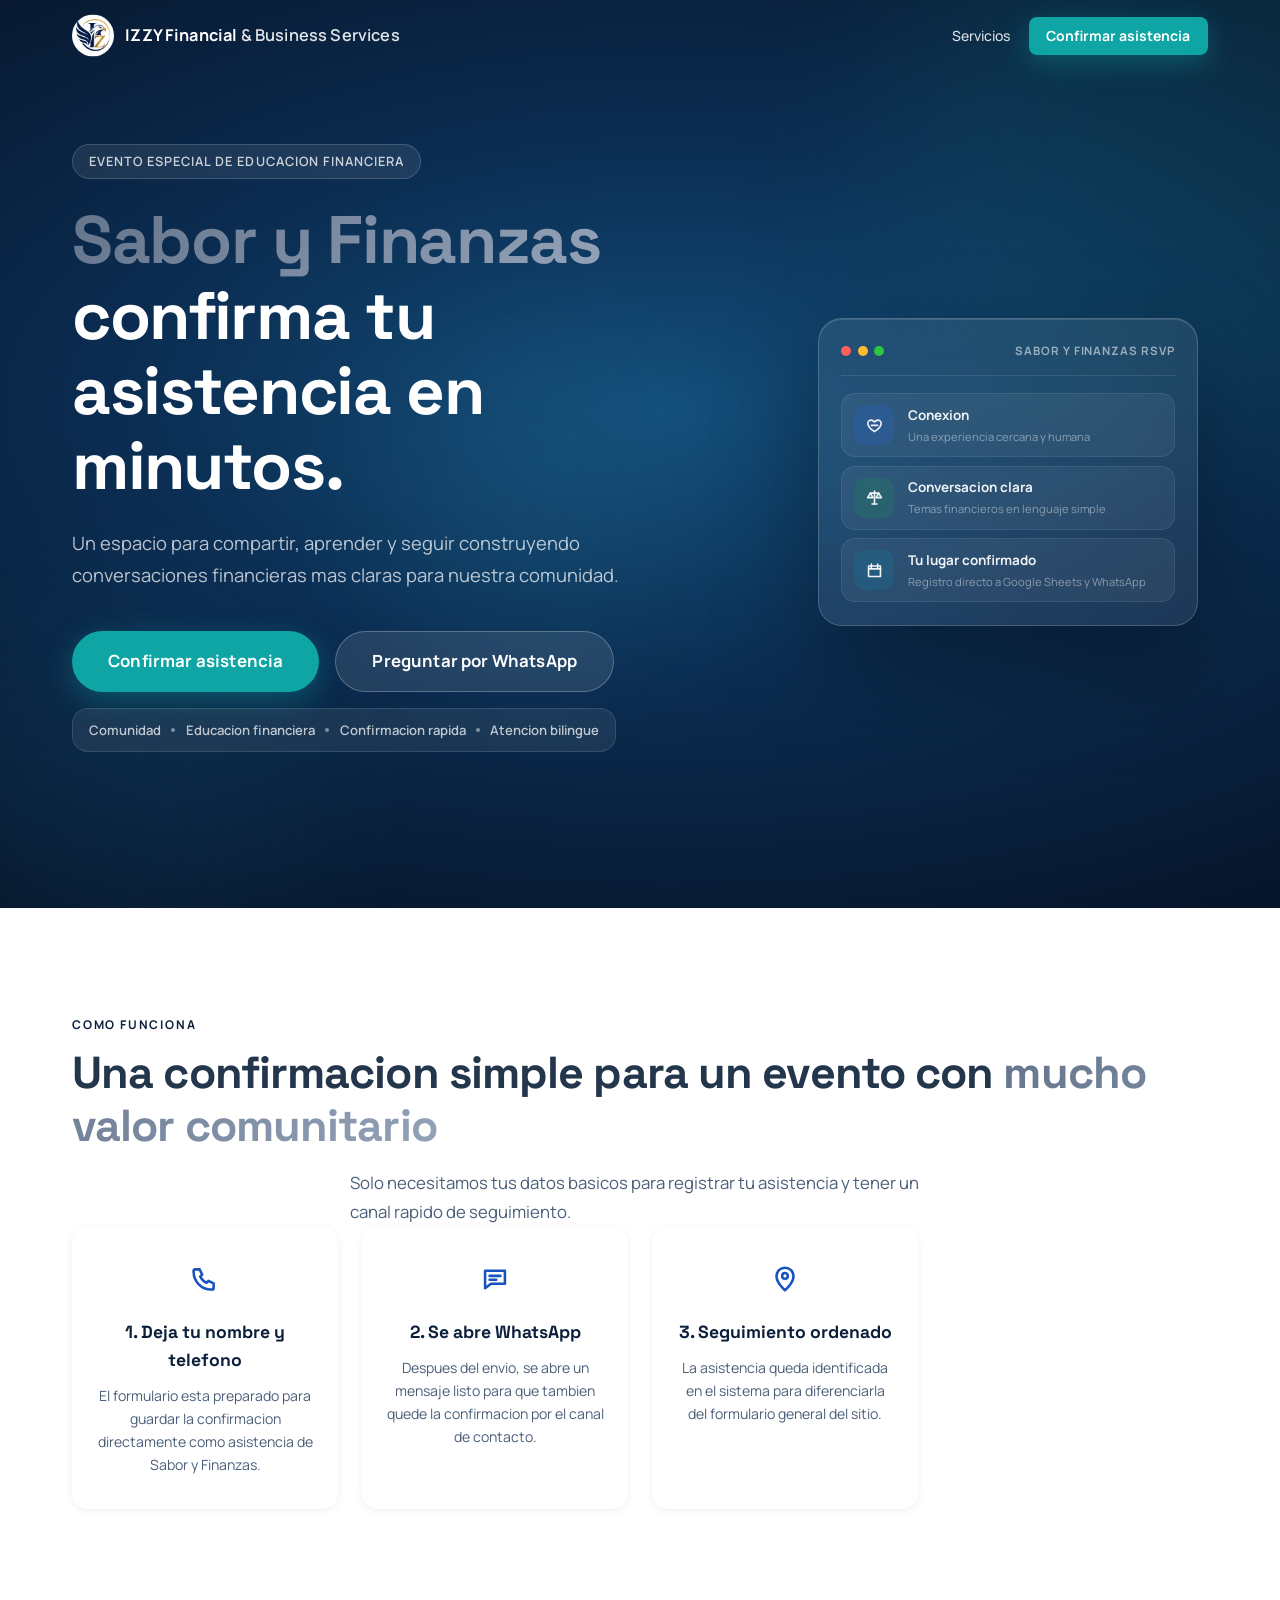
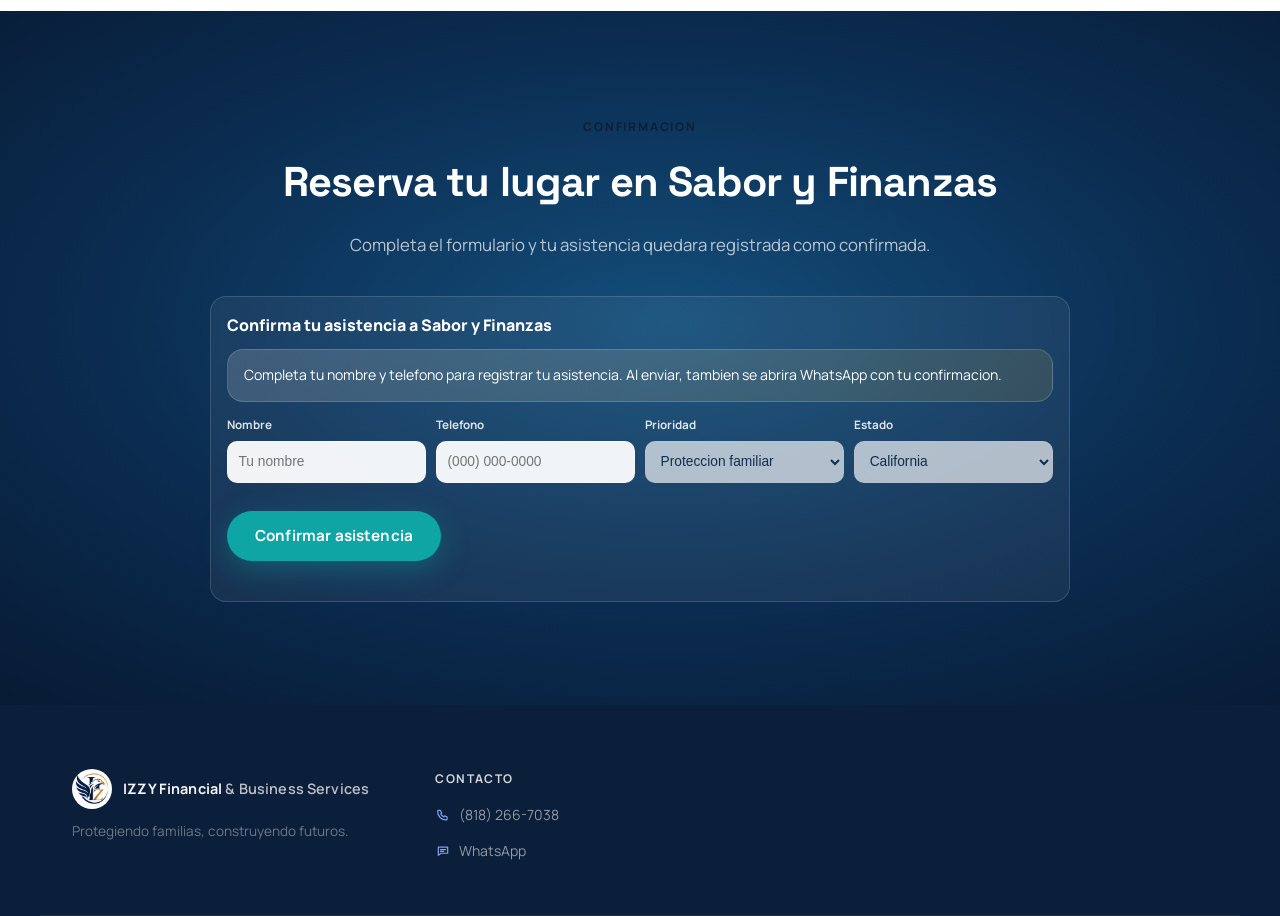
<file: sabor-y-finanzas.html>
<!DOCTYPE html>
<html lang="es">
<head>
  <meta charset="UTF-8" />
  <meta name="viewport" content="width=device-width, initial-scale=1.0" />
  <meta name="robots" content="index,follow" />
  <meta
    name="description"
    content="Confirma tu asistencia a Sabor y Finanzas con IZZY Financial & Business Services."
  />
  <title>Sabor y Finanzas | Confirmacion de Asistencia</title>
  <meta name="theme-color" content="#0A192F" />
  <link rel="icon" type="image/png" href="assets/izzy-eagle-logo.png" />
  <link rel="preconnect" href="https://fonts.googleapis.com" />
  <link rel="preconnect" href="https://fonts.gstatic.com" crossorigin />
  <link href="https://fonts.googleapis.com/css2?family=Manrope:wght@400;500;600;700;800&family=Space+Grotesk:wght@600;700&display=swap" rel="stylesheet" />
  <link rel="stylesheet" href="styles.css" />
</head>
<body>
  <svg class="icon-sprite" aria-hidden="true" focusable="false">
    <symbol id="icon-heart-community" viewBox="0 0 24 24">
      <path d="M12 19s-6.2-3.8-7.4-8.1C3.8 8 5.5 5.8 8.1 5.8c1.5 0 2.8.8 3.9 2.1 1.1-1.3 2.4-2.1 3.9-2.1 2.6 0 4.3 2.2 3.5 5.1C18.2 15.2 12 19 12 19Z" />
      <path d="M8.4 11.8h7.2" />
    </symbol>
    <symbol id="icon-calendar" viewBox="0 0 24 24">
      <path d="M5.2 6.8h13.6v12H5.2v-12Z" />
      <path d="M5.2 10.2h13.6M8.4 4.5v4M15.6 4.5v4" />
    </symbol>
    <symbol id="icon-chat" viewBox="0 0 24 24">
      <path d="M5 6.2h14v9.2H9.2L5 18.5V6.2Z" />
      <path d="M8.2 9.8h7.6M8.2 12.5h4.7" />
    </symbol>
    <symbol id="icon-phone" viewBox="0 0 24 24">
      <path d="M8.2 5.2 10 8.9 8.6 10.3c.9 2 2.4 3.5 4.4 4.4l1.4-1.4 3.7 1.8v3.2c0 .6-.5 1.1-1.1 1.1A12.4 12.4 0 0 1 4 6.3c0-.6.5-1.1 1.1-1.1h3.1Z" />
    </symbol>
    <symbol id="icon-location" viewBox="0 0 24 24">
      <path d="M12 20s6-5.2 6-10a6 6 0 1 0-12 0c0 4.8 6 10 6 10Z" />
      <path d="M12 11.8a2 2 0 1 0 0-4 2 2 0 0 0 0 4Z" />
    </symbol>
    <symbol id="icon-scale" viewBox="0 0 24 24">
      <path d="M12 4.5v15M7.2 7h9.6" />
      <path d="m7.2 7-3 5.2h6L7.2 7ZM16.8 7l-3 5.2h6L16.8 7Z" />
      <path d="M9.2 19.5h5.6" />
    </symbol>
  </svg>

  <header class="header" id="header">
    <div class="container header__inner">
      <a href="index.html" class="logo">
        <span class="logo__mark logo__mark--header">
          <img src="assets/izzy-eagle-logo.png" alt="Logo de IZZY" width="48" height="48" decoding="async" />
        </span>
        <span class="logo__text">IZZY Financial <em>&amp; Business Services</em></span>
      </a>
      <nav class="nav" aria-label="Navegacion principal">
        <ul class="nav__list">
          <li><a href="index.html#servicios" class="nav__link">Servicios</a></li>
          <li><a href="#confirmacion" class="nav__link nav__link--cta">Confirmar asistencia</a></li>
        </ul>
      </nav>
    </div>
  </header>

  <main>
    <section class="hero" id="inicio">
      <div class="hero__bg-shapes" aria-hidden="true">
        <div class="shape shape--1"></div>
        <div class="shape shape--2"></div>
        <div class="shape shape--3"></div>
      </div>
      <div class="container hero__content">
        <div class="hero__text">
          <div class="hero__badge reveal">Evento especial de educacion financiera</div>
          <h1 class="hero__title reveal">
            <span class="gradient-text">Sabor y Finanzas</span><br>
            confirma tu asistencia en minutos.
          </h1>
          <p class="hero__subtitle reveal">
            Un espacio para compartir, aprender y seguir construyendo conversaciones financieras mas claras para nuestra comunidad.
          </p>
          <div class="hero__ctas reveal">
            <a href="#confirmacion" class="btn btn--primary btn--lg">Confirmar asistencia</a>
            <a href="https://wa.me/18182667038?text=Hola%2C%20quiero%20informacion%20sobre%20el%20evento%20Sabor%20y%20Finanzas." class="btn btn--secondary btn--lg" target="_blank" rel="noopener">Preguntar por WhatsApp</a>
          </div>
          <div class="trust-strip reveal" aria-label="Puntos clave del evento">
            <span>Comunidad</span>
            <span>Educacion financiera</span>
            <span>Confirmacion rapida</span>
            <span>Atencion bilingue</span>
          </div>
        </div>

        <div class="hero__visual" aria-hidden="true">
          <div class="hero-card">
            <div class="hero-card__header">
              <span class="hero-card__dot"></span>
              <span class="hero-card__dot"></span>
              <span class="hero-card__dot"></span>
              <span class="hero-card__label">Sabor y Finanzas RSVP</span>
            </div>
            <div class="hero-card__services">
              <div class="hero-card__svc">
                <div class="hero-card__svc-emoji" style="background:rgba(37,99,235,.18)">
                  <svg class="site-icon" aria-hidden="true"><use href="#icon-heart-community"></use></svg>
                </div>
                <div class="hero-card__svc-info">
                  <span class="hero-card__svc-name">Conexion</span>
                  <span class="hero-card__svc-sub">Una experiencia cercana y humana</span>
                </div>
              </div>
              <div class="hero-card__svc">
                <div class="hero-card__svc-emoji" style="background:rgba(22,163,74,.18)">
                  <svg class="site-icon" aria-hidden="true"><use href="#icon-scale"></use></svg>
                </div>
                <div class="hero-card__svc-info">
                  <span class="hero-card__svc-name">Conversacion clara</span>
                  <span class="hero-card__svc-sub">Temas financieros en lenguaje simple</span>
                </div>
              </div>
              <div class="hero-card__svc">
                <div class="hero-card__svc-emoji" style="background:rgba(8,145,178,.18)">
                  <svg class="site-icon" aria-hidden="true"><use href="#icon-calendar"></use></svg>
                </div>
                <div class="hero-card__svc-info">
                  <span class="hero-card__svc-name">Tu lugar confirmado</span>
                  <span class="hero-card__svc-sub">Registro directo a Google Sheets y WhatsApp</span>
                </div>
              </div>
            </div>
          </div>
        </div>
      </div>
    </section>

    <section class="section" id="detalles">
      <div class="container">
        <div class="section-heading reveal">
          <span class="section__eyebrow">Como funciona</span>
          <h2 class="section__title">Una confirmacion simple para un evento con <span class="gradient-text">mucho valor comunitario</span></h2>
          <p class="section__desc">Solo necesitamos tus datos basicos para registrar tu asistencia y tener un canal rapido de seguimiento.</p>
        </div>
        <div class="why-grid">
          <article class="why-item reveal">
            <div class="why-item__icon"><svg class="site-icon" aria-hidden="true"><use href="#icon-phone"></use></svg></div>
            <h3 class="why-item__title">1. Deja tu nombre y telefono</h3>
            <p>El formulario esta preparado para guardar la confirmacion directamente como asistencia de Sabor y Finanzas.</p>
          </article>
          <article class="why-item reveal">
            <div class="why-item__icon"><svg class="site-icon" aria-hidden="true"><use href="#icon-chat"></use></svg></div>
            <h3 class="why-item__title">2. Se abre WhatsApp</h3>
            <p>Despues del envio, se abre un mensaje listo para que tambien quede la confirmacion por el canal de contacto.</p>
          </article>
          <article class="why-item reveal">
            <div class="why-item__icon"><svg class="site-icon" aria-hidden="true"><use href="#icon-location"></use></svg></div>
            <h3 class="why-item__title">3. Seguimiento ordenado</h3>
            <p>La asistencia queda identificada en el sistema para diferenciarla del formulario general del sitio.</p>
          </article>
        </div>
      </div>
    </section>

    <section class="section cta-section" id="confirmacion">
      <div class="container">
        <div class="cta-box">
          <span class="section__eyebrow">Confirmacion</span>
          <h2 class="cta-box__title">Reserva tu lugar en Sabor y Finanzas</h2>
          <p class="cta-box__desc">Completa el formulario y tu asistencia quedara registrada como confirmada.</p>
          <div class="lead-form-shell">
            <form class="lead-form" id="lead-form" aria-label="Formulario de confirmacion de asistencia para Sabor y Finanzas" novalidate>
              <h3 class="lead-form__title">Confirma tu asistencia a Sabor y Finanzas</h3>
              <p class="lead-form__context" id="lead-form-context">Completa tu nombre y telefono para registrar tu asistencia. Al enviar, tambien se abrira WhatsApp con tu confirmacion.</p>
              <div class="lead-form__grid">
                <label class="lead-form__field">
                  <span id="lead-name-label">Nombre</span>
                  <input type="text" id="lead-name" name="name" placeholder="Tu nombre" required aria-labelledby="lead-name-label" aria-describedby="lead-name-error" />
                  <small class="lead-form__error" id="lead-name-error"></small>
                </label>
                <label class="lead-form__field">
                  <span id="lead-phone-label">Telefono</span>
                  <input type="tel" id="lead-phone" name="phone" placeholder="(000) 000-0000" required aria-labelledby="lead-phone-label" aria-describedby="lead-phone-error" />
                  <small class="lead-form__error" id="lead-phone-error"></small>
                </label>
                <label class="lead-form__field" id="lead-intent-field" hidden>
                  <span id="lead-intent-label">Prioridad</span>
                  <select id="lead-intent" name="intent" aria-labelledby="lead-intent-label" aria-describedby="lead-intent-error" disabled>
                    <option value="client">Proteccion familiar</option>
                    <option value="agent">Career</option>
                    <option value="office">Retiro</option>
                  </select>
                  <small class="lead-form__error" id="lead-intent-error"></small>
                </label>
                <label class="lead-form__field" id="lead-state-field" hidden>
                  <span id="lead-state-label">Estado</span>
                  <select id="lead-state" name="state" aria-labelledby="lead-state-label" aria-describedby="lead-state-error" disabled>
                    <option value="ca">California</option>
                    <option value="fl">Florida</option>
                    <option value="other">Otro</option>
                  </select>
                  <small class="lead-form__error" id="lead-state-error"></small>
                </label>
              </div>
              <button type="submit" class="btn btn--primary lead-form__submit">Confirmar asistencia</button>
              <p class="lead-form__status" id="lead-form-status" role="status" aria-live="polite"></p>
            </form>
          </div>
        </div>
      </div>
    </section>
  </main>

  <footer class="footer" id="footer">
    <div class="container footer__inner">
      <div class="footer__brand">
        <a href="index.html" class="logo logo--footer">
          <span class="logo__mark logo__mark--footer">
            <img src="assets/izzy-eagle-logo.png" alt="Logo de IZZY" width="42" height="42" loading="lazy" decoding="async" />
          </span>
          <span class="logo__text">IZZY Financial <em>&amp; Business Services</em></span>
        </a>
        <p class="footer__tagline">Protegiendo familias, construyendo futuros.</p>
      </div>
      <div class="footer__contact">
        <h4 class="footer__heading">Contacto</h4>
        <ul class="footer__list">
          <li><a href="tel:8182667038"><svg class="footer__icon" aria-hidden="true"><use href="#icon-phone"></use></svg>(818) 266-7038</a></li>
          <li><a href="https://wa.me/18182667038" target="_blank" rel="noopener"><svg class="footer__icon" aria-hidden="true"><use href="#icon-chat"></use></svg>WhatsApp</a></li>
        </ul>
      </div>
    </div>
  </footer>

  <script src="script.js"></script>
</body>
</html>
</file>
<file: oportunidad.css>
:root {
  --bg: #071628;
  --bg-soft: #0b1f3a;
  --panel: rgba(255, 255, 255, 0.07);
  --panel-strong: rgba(255, 255, 255, 0.12);
  --text: #f8fbff;
  --muted: #b7c8dc;
  --red: #0ea5a4;
  --red-bright: #22d3ee;
  --gold: #18c7b7;
  --gold-soft: #99f6e4;
  --line: rgba(255, 255, 255, 0.14);
  --shadow: 0 24px 80px rgba(3, 12, 24, 0.35);
  --radius: 28px;
  --font-display: "Sora", system-ui, sans-serif;
  --font-body: "Manrope", system-ui, sans-serif;
}

*,
*::before,
*::after {
  box-sizing: border-box;
}

html {
  font-size: 16px;
  scroll-behavior: smooth;
}

body {
  margin: 0;
  min-height: 100vh;
  font-family: var(--font-body);
  color: var(--text);
  background:
    radial-gradient(circle at top right, rgba(34, 211, 238, 0.18), transparent 28%),
    radial-gradient(circle at bottom left, rgba(24, 199, 183, 0.18), transparent 26%),
    linear-gradient(160deg, #05111f 0%, #0a1d35 48%, #102b4c 100%);
  overflow: hidden;
}

a,
button {
  font: inherit;
}

button {
  cursor: pointer;
}

.skip-link {
  position: absolute;
  left: -999px;
}

.skip-link:focus {
  left: 1rem;
  top: 1rem;
  z-index: 1000;
  padding: 0.75rem 1rem;
  border-radius: 999px;
  background: #fff;
  color: #000;
}

.topbar {
  position: fixed;
  inset: 0 0 auto;
  z-index: 30;
  display: flex;
  align-items: center;
  justify-content: space-between;
  gap: 1rem;
  padding: 1rem 1.4rem 0.75rem;
  background: linear-gradient(180deg, rgba(6, 17, 31, 0.94), rgba(6, 17, 31, 0.45));
  backdrop-filter: blur(12px);
}

.brand__eyebrow,
.eyebrow {
  display: inline-flex;
  align-items: center;
  gap: 0.45rem;
  font-size: 0.82rem;
  font-weight: 800;
  letter-spacing: 0.12em;
  text-transform: uppercase;
  color: var(--gold-soft);
}

.brand__title {
  margin: 0.35rem 0 0;
  font-family: var(--font-display);
  font-size: clamp(1.15rem, 2vw, 1.55rem);
}

.topbar__meta {
  display: flex;
  align-items: center;
  gap: 1rem;
}

.slide-count {
  display: flex;
  align-items: center;
  gap: 0.3rem;
  padding: 0.55rem 0.85rem;
  border: 1px solid var(--line);
  border-radius: 999px;
  background: rgba(255, 255, 255, 0.07);
  font-weight: 700;
}

.ghost-btn,
.control-btn,
.stage-btn {
  border: 1px solid rgba(255, 255, 255, 0.16);
  border-radius: 999px;
  color: var(--text);
  background: rgba(255, 255, 255, 0.06);
  transition: transform 180ms ease, background 180ms ease, border-color 180ms ease;
}

.ghost-btn:hover,
.control-btn:hover,
.stage-btn:hover {
  transform: translateY(-1px);
  background: rgba(255, 255, 255, 0.12);
}

.ghost-btn {
  padding: 0.7rem 1rem;
}

.progress-shell {
  position: fixed;
  top: 5.6rem;
  left: 1.4rem;
  right: 1.4rem;
  z-index: 25;
}

.progress-track {
  height: 10px;
  border-radius: 999px;
  background: rgba(255, 255, 255, 0.09);
  overflow: hidden;
}

.progress-fill {
  width: 0;
  height: 100%;
  border-radius: inherit;
  background: linear-gradient(90deg, var(--red-bright), var(--gold));
  box-shadow: 0 0 26px rgba(24, 199, 183, 0.45);
  transition: width 420ms ease;
}

.progress-labels {
  display: flex;
  justify-content: space-between;
  margin-top: 0.35rem;
  font-size: 0.8rem;
  color: rgba(255, 255, 255, 0.72);
}

.deck {
  position: relative;
  min-height: 100vh;
}

.slide {
  position: absolute;
  inset: 0;
  display: grid;
  grid-template-columns: minmax(0, 1fr) 320px;
  gap: 1.25rem;
  align-items: stretch;
  padding: 8.4rem 1.4rem 6.4rem;
  opacity: 0;
  pointer-events: none;
  transform: translateX(40px) scale(0.98);
  transition: opacity 360ms ease, transform 360ms ease;
}

.slide.is-active {
  opacity: 1;
  pointer-events: auto;
  transform: translateX(0) scale(1);
}

.slide__content,
.speaker-note {
  border: 1px solid var(--line);
  border-radius: var(--radius);
  background: linear-gradient(180deg, rgba(255, 255, 255, 0.08), rgba(255, 255, 255, 0.035));
  box-shadow: var(--shadow);
}

.slide__content {
  padding: clamp(1.35rem, 2vw, 2rem);
  overflow: auto;
}

.speaker-note {
  position: relative;
  padding: 1.4rem 1.2rem;
  overflow: auto;
  background:
    linear-gradient(180deg, rgba(153, 246, 228, 0.08), rgba(255, 255, 255, 0.03)),
    rgba(8, 24, 42, 0.78);
}

.speaker-note h3 {
  margin-top: 0;
  margin-bottom: 0.8rem;
  font-family: var(--font-display);
  font-size: 1rem;
  padding-right: 5.5rem;
}

.speaker-note p {
  margin: 0;
  color: var(--muted);
  line-height: 1.7;
}

.speaker-note__dismiss {
  position: absolute;
  top: 1rem;
  right: 1rem;
  padding: 0.45rem 0.75rem;
  border-radius: 999px;
  border: 1px solid rgba(153, 246, 228, 0.24);
  background: rgba(14, 165, 164, 0.14);
  color: var(--gold-soft);
  font-size: 0.76rem;
  font-weight: 800;
  letter-spacing: 0.06em;
  text-transform: uppercase;
}

.speaker-note__dismiss:hover {
  background: rgba(14, 165, 164, 0.22);
}

.slide__title {
  margin: 0.5rem 0 0.65rem;
  font-family: var(--font-display);
  font-size: clamp(2rem, 4vw, 3.85rem);
  line-height: 1.04;
  max-width: 13ch;
}

.slide__subtitle {
  margin: 0;
  max-width: 54rem;
  font-size: clamp(1rem, 1.7vw, 1.2rem);
  color: var(--muted);
}

.hero-quote,
.big-quote {
  margin: 1.6rem 0 0;
  font-family: var(--font-display);
  font-size: clamp(1.35rem, 2vw, 2rem);
  line-height: 1.35;
  color: var(--gold-soft);
}

.notes-hidden .slide {
  grid-template-columns: minmax(0, 1fr);
}

.notes-hidden .speaker-note {
  display: none;
}

.ladder {
  display: grid;
  gap: 0.8rem;
  margin-top: 1.7rem;
}

.ladder--hero {
  grid-template-columns: repeat(6, minmax(0, 1fr));
}

.ladder--full {
  grid-template-columns: repeat(6, minmax(0, 1fr));
  align-items: end;
}

.ladder-step {
  position: relative;
  min-height: 150px;
  padding: 1rem;
  border: 1px solid rgba(255, 255, 255, 0.12);
  border-radius: 24px;
  background: rgba(255, 255, 255, 0.045);
  display: flex;
  flex-direction: column;
  justify-content: flex-end;
  gap: 0.35rem;
  animation: floatStep 3.8s ease-in-out infinite;
}

.ladder-step:nth-child(2) { margin-top: 1.25rem; animation-delay: 0.15s; }
.ladder-step:nth-child(3) { margin-top: 2.25rem; animation-delay: 0.3s; }
.ladder-step:nth-child(4) { margin-top: 3.25rem; animation-delay: 0.45s; }
.ladder-step:nth-child(5) { margin-top: 4.25rem; animation-delay: 0.6s; }
.ladder-step:nth-child(6) { margin-top: 5rem; animation-delay: 0.75s; }

.ladder-step--final,
.is-lit {
  background: linear-gradient(180deg, rgba(14, 165, 164, 0.24), rgba(34, 211, 238, 0.14));
  border-color: rgba(153, 246, 228, 0.28);
}

.ladder-step span,
.ladder-step small {
  color: var(--muted);
}

.ladder-step strong {
  font-size: 1.8rem;
  font-family: var(--font-display);
}

.flow-line {
  display: grid;
  grid-template-columns: repeat(8, minmax(0, 1fr));
  gap: 0.8rem;
  margin-top: 1.8rem;
}

.flow-line--cta {
  grid-template-columns: repeat(7, minmax(0, 1fr));
}

.flow-node {
  position: relative;
  padding: 1rem 0.8rem;
  border-radius: 20px;
  text-align: center;
  font-weight: 700;
  border: 1px solid var(--line);
  background: rgba(255, 255, 255, 0.05);
}

.flow-node::after {
  content: "";
  position: absolute;
  top: 50%;
  right: -0.68rem;
  width: 0.68rem;
  height: 2px;
  background: rgba(255, 255, 255, 0.24);
}

.flow-node:last-child::after {
  display: none;
}

.flow-node.is-accent {
  background: linear-gradient(180deg, rgba(14, 165, 164, 0.34), rgba(34, 211, 238, 0.16));
  border-color: rgba(153, 246, 228, 0.28);
}

.focus-panel,
.closing-card {
  margin-top: 1.5rem;
  padding: 1.3rem 1.35rem;
  border-radius: 24px;
  border: 1px solid rgba(153, 246, 228, 0.24);
  background: linear-gradient(180deg, rgba(14, 165, 164, 0.14), rgba(255, 255, 255, 0.04));
}

.focus-panel__tag {
  display: inline-block;
  margin-bottom: 0.5rem;
  font-size: 0.8rem;
  font-weight: 800;
  letter-spacing: 0.1em;
  text-transform: uppercase;
  color: var(--gold-soft);
}

.focus-panel strong,
.closing-card strong {
  display: block;
  font-family: var(--font-display);
  font-size: clamp(1.5rem, 2vw, 2rem);
}

.focus-panel p,
.closing-card p,
.foot-disclaimer {
  margin-bottom: 0;
  color: var(--muted);
}

.policy-math {
  display: flex;
  align-items: center;
  gap: 1rem;
  margin-top: 2rem;
  flex-wrap: wrap;
}

.math-card,
.math-operator {
  display: grid;
  place-items: center;
}

.math-card {
  min-width: 230px;
  min-height: 180px;
  padding: 1rem;
  border-radius: 28px;
  border: 1px solid var(--line);
  background: rgba(255, 255, 255, 0.05);
}

.math-card span {
  font-family: var(--font-display);
  font-size: clamp(2.3rem, 4vw, 4rem);
}

.math-card small {
  color: var(--muted);
}

.math-operator {
  font-family: var(--font-display);
  font-size: 2rem;
  color: var(--gold-soft);
}

.mini-commissions,
.comparison-grid,
.requirements,
.four-steps,
.team-math {
  display: grid;
  gap: 0.9rem;
}

.mini-commissions {
  grid-template-columns: repeat(3, minmax(0, 1fr));
  margin-top: 1.6rem;
}

.mini-commissions div,
.comparison-card,
.requirement,
.org-card,
.team-math div,
.scale-tier,
.leadership-step,
.four-steps div {
  padding: 1rem;
  border-radius: 22px;
  border: 1px solid var(--line);
  background: rgba(255, 255, 255, 0.05);
}

.mini-commissions span,
.comparison-card span,
.team-math span {
  display: block;
  margin-bottom: 0.35rem;
  color: var(--muted);
}

.mini-commissions strong,
.comparison-card strong,
.team-math strong {
  font-family: var(--font-display);
  font-size: 1.45rem;
}

.level-hero {
  display: grid;
  grid-template-columns: minmax(0, 0.9fr) minmax(260px, 0.7fr);
  gap: 1rem;
  margin-top: 1.5rem;
}

.level-rate,
.level-value {
  padding: 1.2rem;
  border-radius: 24px;
  border: 1px solid var(--line);
  background: rgba(255, 255, 255, 0.05);
}

.level-rate__label {
  color: var(--gold-soft);
  text-transform: uppercase;
  letter-spacing: 0.12em;
  font-size: 0.78rem;
  font-weight: 800;
}

.level-rate strong,
.level-value strong {
  display: block;
  margin: 0.45rem 0;
  font-family: var(--font-display);
  font-size: clamp(2.5rem, 4.2vw, 4.8rem);
  line-height: 1;
}

.level-value span,
.level-value small {
  color: var(--muted);
}

.stage-stack {
  margin-top: 1.25rem;
}

.reveal-stage {
  display: none;
  margin-top: 1rem;
}

.reveal-stage.is-visible {
  display: block;
  animation: fadeUp 260ms ease;
}

.stage-btn,
.control-btn {
  padding: 0.85rem 1.15rem;
}

.control-btn--primary,
.stage-btn {
  background: linear-gradient(135deg, rgba(14, 165, 164, 0.95), rgba(34, 211, 238, 0.95));
  border-color: transparent;
  color: #f6fffe;
}

#notes-toggle[aria-pressed="true"] {
  background: rgba(14, 165, 164, 0.18);
  border-color: rgba(153, 246, 228, 0.32);
  color: var(--gold-soft);
}

.requirements {
  grid-template-columns: repeat(3, minmax(0, 1fr));
}

.requirements--dense {
  grid-template-columns: repeat(2, minmax(0, 1fr));
}

.requirement {
  position: relative;
  overflow: hidden;
}

.requirement::before {
  content: "";
  position: absolute;
  inset: auto auto 0 0;
  width: 100%;
  height: 4px;
  background: linear-gradient(90deg, var(--red-bright), var(--gold));
}

.org-chart {
  margin-top: 1rem;
}

.org-chart__leader {
  display: inline-flex;
  align-items: center;
  justify-content: center;
  min-width: 180px;
  margin-bottom: 1rem;
  padding: 0.95rem 1.2rem;
  border-radius: 999px;
  background: linear-gradient(135deg, rgba(14, 165, 164, 0.32), rgba(34, 211, 238, 0.16));
  border: 1px solid rgba(153, 246, 228, 0.28);
  font-weight: 800;
}

.org-chart__row {
  display: grid;
  grid-template-columns: repeat(5, minmax(0, 1fr));
  gap: 0.8rem;
}

.org-chart--wide .org-chart__row {
  grid-template-columns: repeat(5, minmax(0, 1fr));
}

.sim-tag {
  display: inline-flex;
  margin-top: 1rem;
  padding: 0.45rem 0.8rem;
  border-radius: 999px;
  background: rgba(14, 165, 164, 0.14);
  color: var(--gold-soft);
  font-size: 0.84rem;
  font-weight: 800;
  letter-spacing: 0.08em;
}

.comparison-grid {
  grid-template-columns: repeat(5, minmax(0, 1fr));
  margin-top: 1.8rem;
}

.comparison-card--featured {
  background: linear-gradient(180deg, rgba(14, 165, 164, 0.24), rgba(34, 211, 238, 0.14));
}

.leadership-flow {
  display: grid;
  grid-template-columns: repeat(6, minmax(0, 1fr));
  gap: 0.8rem;
  margin-top: 1.7rem;
}

.leadership-step--gold {
  background: linear-gradient(180deg, rgba(14, 165, 164, 0.26), rgba(34, 211, 238, 0.14));
}

.scale-visual {
  display: grid;
  gap: 0.9rem;
  margin-top: 1.7rem;
}

.scale-tier {
  text-align: center;
  font-family: var(--font-display);
  font-size: clamp(1rem, 2vw, 1.5rem);
}

.scale-tier--1 { width: 18%; }
.scale-tier--2 { width: 30%; }
.scale-tier--3 { width: 44%; }
.scale-tier--4 { width: 62%; }
.scale-tier--5 { width: 82%; }

.four-steps {
  grid-template-columns: repeat(4, minmax(0, 1fr));
  margin-top: 1.3rem;
}

.deck-controls {
  position: fixed;
  left: 50%;
  bottom: 1.4rem;
  z-index: 30;
  display: flex;
  gap: 0.8rem;
  transform: translateX(-50%);
}

.control-btn {
  min-width: 150px;
  padding-inline: 1.2rem;
}

.foot-disclaimer {
  margin-top: 1.2rem;
  font-size: 0.92rem;
}

.foot-disclaimer--long {
  max-width: 70rem;
}

@keyframes fadeUp {
  from {
    opacity: 0;
    transform: translateY(14px);
  }
  to {
    opacity: 1;
    transform: translateY(0);
  }
}

@keyframes floatStep {
  0%, 100% {
    transform: translateY(0);
  }
  50% {
    transform: translateY(-5px);
  }
}

@media (max-width: 1180px) {
  body {
    overflow: auto;
  }

  .slide {
    position: relative;
    min-height: auto;
    grid-template-columns: 1fr;
    padding-bottom: 1.25rem;
    display: none;
  }

  .slide.is-active {
    display: grid;
  }

  .speaker-note {
    order: 2;
  }

  .ladder--hero,
  .ladder--full,
  .comparison-grid,
  .flow-line,
  .flow-line--cta,
  .leadership-flow,
  .mini-commissions,
  .four-steps {
    grid-template-columns: repeat(2, minmax(0, 1fr));
  }

  .requirements,
  .requirements--dense,
  .org-chart__row,
  .level-hero {
    grid-template-columns: 1fr;
  }
}

@media (max-width: 720px) {
  .topbar,
  .topbar__meta,
  .deck-controls {
    flex-direction: column;
  }

  .topbar {
    align-items: stretch;
  }

  .topbar__meta,
  .deck-controls {
    align-items: stretch;
  }

  .progress-shell {
    top: 7.9rem;
  }

  .slide {
    padding-top: 10.5rem;
  }

  .slide__title {
    max-width: none;
  }

  .ladder--hero,
  .ladder--full,
  .comparison-grid,
  .flow-line,
  .flow-line--cta,
  .leadership-flow,
  .mini-commissions,
  .four-steps {
    grid-template-columns: 1fr;
  }

  .flow-node::after {
    display: none;
  }

  .scale-tier--1,
  .scale-tier--2,
  .scale-tier--3,
  .scale-tier--4,
  .scale-tier--5 {
    width: 100%;
  }
}
</file>
<file: styles.css>
/* ============================================================
   IZZY Financial & Business Services — styles.css
   Design System: Clean Financial Navy + Emerald
   ============================================================ */

/* ---- Google Fonts already loaded via <link> in HTML ---- */

/* ---- CSS Custom Properties ---- */
:root {
  --color-bg:      #FFFFFF;
  --color-bg-soft: #f3f7f9;
  --color-primary: #0b1f3a;
  --color-accent:  #0ea5a4;
  --color-text:    #24364c;

  --c-navy:       var(--color-primary);
  --c-navy-mid:   #12355f;
  --c-navy-light: #1b4f86;
  --c-gold:       var(--color-accent);
  --c-gold-light: #99f6e4;
  --c-gold-dark:  #0f766e;
  --c-white:      var(--color-bg);
  --c-off-white:  var(--color-bg-soft);
  --c-text:       var(--color-text);
  --c-text-muted: #4b5f79;
  --c-border:     #d8e2ec;

  --grad-gold:    linear-gradient(135deg, #5eead4 0%, #0ea5a4 100%);
  --grad-navy:    linear-gradient(135deg, #061327 0%, #0b2d52 60%, #0f4c81 100%);
  --grad-hero:    radial-gradient(1200px 600px at 52% 45%, #134e7a 0%, #0b2d52 45%, #061327 100%);

  --shadow-sm:    0 2px 8px rgba(10,25,47,.06);
  --shadow-md:    0 8px 32px rgba(10,25,47,.10);
  --shadow-lg:    0 20px 60px rgba(10,25,47,.14);
  --shadow-gold:  0 8px 28px rgba(14,165,164,.35);

  --radius-sm:    8px;
  --radius-md:    16px;
  --radius-lg:    24px;
  --radius-xl:    36px;

  --transition:   .3s cubic-bezier(.4,0,.2,1);
  --transition-slow: .6s cubic-bezier(.4,0,.2,1);

  --font-display: 'Space Grotesk', system-ui, sans-serif;
  --font-body:    'Manrope', system-ui, sans-serif;

  --max-w:        1200px;
  --header-h:     72px;
}

/* ---- Reset & Base ---- */
*, *::before, *::after { box-sizing: border-box; margin: 0; padding: 0; }

html {
  scroll-behavior: smooth;
  scroll-padding-top: var(--header-h);
  font-size: 16px;
  -webkit-text-size-adjust: 100%;
}

body {
  font-family: var(--font-body);
  color: var(--c-text);
  background: var(--c-white);
  line-height: 1.6;
  overflow-x: hidden;
}

img, svg { display: block; max-width: 100%; }
a { color: inherit; text-decoration: none; }
ul, ol { list-style: none; }
button { font: inherit; border: none; background: none; cursor: pointer; }

/* ---- Utilities ---- */
.icon-sprite {
  position: absolute;
  width: 0;
  height: 0;
  overflow: hidden;
}
.site-icon {
  width: 1.35rem;
  height: 1.35rem;
  fill: none;
  stroke: currentColor;
  stroke-width: 1.75;
  stroke-linecap: round;
  stroke-linejoin: round;
}
.container {
  width: 100%;
  max-width: var(--max-w);
  margin: 0 auto;
  padding: 0 clamp(1rem, 4vw, 2rem);
}

.gradient-text {
  background: linear-gradient(135deg, #64748b 0%, #94a3b8 100%);
  -webkit-background-clip: text;
  -webkit-text-fill-color: transparent;
  background-clip: text;
}

.section--dark .gradient-text,
.cta-section .gradient-text {
  background: linear-gradient(135deg, #e2e8f0 0%, #f8fafc 100%);
  -webkit-background-clip: text;
  -webkit-text-fill-color: transparent;
  background-clip: text;
}

/* ---- Reveal Animation ---- */
.reveal {
  opacity: 0;
  transform: translateY(28px);
  transition: opacity var(--transition-slow), transform var(--transition-slow);
}
.reveal.visible {
  opacity: 1;
  transform: none;
}

/* ============================================================
   HEADER
   ============================================================ */
.header {
  position: fixed;
  top: 0; left: 0; right: 0;
  height: var(--header-h);
  z-index: 1000;
  transition: background var(--transition), box-shadow var(--transition),
              backdrop-filter var(--transition);
  background: transparent;
}
.header.scrolled {
  background: rgba(15,20,34,.92);
  backdrop-filter: blur(16px);
  -webkit-backdrop-filter: blur(16px);
  box-shadow: 0 2px 24px rgba(0,0,0,.32);
}
.header__inner {
  height: 100%;
  display: flex;
  align-items: center;
  justify-content: space-between;
  gap: 1rem;
}

/* Logo */
.logo {
  display: flex;
  align-items: center;
  gap: .7rem;
  text-decoration: none;
  transition: gap var(--transition);
}
.logo__mark {
  position: relative;
  width: 42px;
  height: 42px;
  background: transparent;
  border: none;
  border-radius: 50%;
  display: flex;
  align-items: center;
  justify-content: center;
  flex-shrink: 0;
  overflow: hidden;
  box-shadow: none;
  transition: width var(--transition), height var(--transition), border-radius var(--transition), box-shadow var(--transition), background var(--transition), border-color var(--transition);
}
.logo__mark::before {
  display: none;
}
.logo__mark::after {
  display: none;
}
.logo__mark img {
  width: 100%;
  height: 100%;
  object-fit: contain;
  image-rendering: -webkit-optimize-contrast;
  filter: none;
}
.logo__mark--header {
  transform: translateY(-.5px);
}
.logo__mark--footer {
  width: 40px;
  height: 40px;
  border-radius: 50%;
  background: transparent;
  box-shadow: none;
}
.logo__text {
  font-size: 1.02rem;
  font-weight: 700;
  color: var(--c-white);
  line-height: 1.05;
  letter-spacing: .01em;
  text-transform: none;
  white-space: nowrap;
  transition: font-size var(--transition), letter-spacing var(--transition), opacity var(--transition);
}
.logo__text em {
  font-style: normal;
  color: rgba(255,255,255,.88);
  font-weight: 600;
  transition: opacity var(--transition);
}

.header.scrolled .logo {
  gap: .58rem;
}
.header.scrolled .logo__mark {
  width: 36px;
  height: 36px;
  border-radius: 50%;
  background: transparent;
  box-shadow: none;
}
.header.scrolled .logo__text {
  font-size: .93rem;
  letter-spacing: 0;
}
.header.scrolled .logo__text em {
  opacity: .86;
}

/* Nav */
.nav__list {
  display: flex;
  align-items: center;
  gap: .25rem;
}
.nav__link {
  display: inline-block;
  padding: .5rem .9rem;
  font-size: .875rem;
  font-weight: 500;
  color: rgba(255,255,255,.85);
  border-radius: var(--radius-sm);
  transition: color var(--transition), background var(--transition);
}
.nav__link:hover {
  color: var(--c-white);
  background: rgba(255,255,255,.06);
}
.nav__link--cta {
  background: var(--c-gold);
  color: var(--c-white) !important;
  font-weight: 700;
  padding: .5rem 1.1rem;
  box-shadow: var(--shadow-gold);
}
.nav__link--cta:hover {
  box-shadow: 0 8px 32px rgba(79,107,255,.45);
  transform: translateY(-1px);
  background: #3d57f4 !important;
  color: var(--c-white) !important;
}

.lang-switch {
  display: inline-flex;
  align-items: center;
  gap: .35rem;
  background: rgba(255,255,255,.1);
  border: 1px solid rgba(255,255,255,.2);
  border-radius: 999px;
  padding: .22rem;
}
.lang-switch__btn {
  min-width: 40px;
  height: 30px;
  border-radius: 999px;
  color: rgba(255,255,255,.78);
  font-size: .76rem;
  font-weight: 800;
  letter-spacing: .06em;
  transition: background var(--transition), color var(--transition);
}
.lang-switch__btn.is-active {
  background: rgba(255,255,255,.22);
  color: #fff;
}

/* Hamburger */
.nav-toggle {
  display: none;
  flex-direction: column;
  gap: 5px;
  padding: 8px;
  border-radius: 6px;
}
.nav-toggle span {
  display: block;
  width: 24px;
  height: 2px;
  background: var(--c-white);
  border-radius: 2px;
  transition: transform var(--transition), opacity var(--transition);
}
.nav-toggle.open span:nth-child(1) { transform: translateY(7px) rotate(45deg); }
.nav-toggle.open span:nth-child(2) { opacity: 0; }
.nav-toggle.open span:nth-child(3) { transform: translateY(-7px) rotate(-45deg); }

/* ============================================================
   HERO
   ============================================================ */
.hero {
  position: relative;
  min-height: 100vh;
  display: flex;
  align-items: center;
  background: var(--grad-hero);
  overflow: hidden;
  padding-top: var(--header-h);
}

/* Decorative shapes */
.hero__bg-shapes { position: absolute; inset: 0; pointer-events: none; }
.shape {
  position: absolute;
  border-radius: 50%;
  filter: blur(80px);
  opacity: .15;
}
.shape--1 {
  width: 600px; height: 600px;
  top: -150px; right: -200px;
  background: #2dd4bf;
  opacity: .08;
  animation: floatSlow 16s ease-in-out infinite;
}
.shape--2 {
  width: 400px; height: 400px;
  bottom: -100px; left: -100px;
  background: #38bdf8;
  opacity: .06;
  animation: floatSlow 20s ease-in-out infinite reverse;
}
.shape--3 {
  width: 300px; height: 300px;
  top: 40%; left: 30%;
  background: #67e8f9;
  opacity: .05;
  animation: floatSlow 18s ease-in-out infinite;
}

.hero__content {
  position: relative;
  z-index: 1;
  text-align: center;
  padding-top: clamp(3rem, 8vh, 6rem);
  padding-bottom: clamp(5rem, 12vh, 8rem);
}

.hero__badge {
  display: inline-flex;
  align-items: center;
  gap: .5rem;
  background: rgba(255,255,255,.08);
  border: 1px solid rgba(255,255,255,.16);
  color: rgba(255,255,255,.78);
  font-size: .8rem;
  font-weight: 600;
  letter-spacing: .08em;
  text-transform: uppercase;
  padding: .4rem 1rem;
  border-radius: 100px;
  margin-bottom: 1.5rem;
}

.hero__title {
  font-family: var(--font-display);
  font-size: clamp(2.2rem, 6vw, 4.2rem);
  font-weight: 900;
  line-height: 1.12;
  color: var(--c-white);
  margin-bottom: 1.5rem;
  letter-spacing: -.02em;
}

.hero__subtitle {
  max-width: 640px;
  margin: 0 auto 2.5rem;
  font-size: clamp(.95rem, 2vw, 1.15rem);
  color: rgba(255,255,255,.72);
  line-height: 1.7;
}

.intent-switch {
  display: inline-flex;
  gap: .45rem;
  padding: .35rem;
  border-radius: 999px;
  background: rgba(255,255,255,.08);
  border: 1px solid rgba(255,255,255,.16);
  margin: 0 0 1rem;
}
.intent-switch__btn {
  border: 0;
  color: rgba(255,255,255,.8);
  font-weight: 700;
  font-size: .84rem;
  border-radius: 999px;
  padding: .55rem .95rem;
  transition: background var(--transition), color var(--transition);
}
.intent-switch__btn.is-active {
  background: var(--c-gold);
  color: #fff;
}

.hero__ctas {
  display: flex;
  flex-wrap: wrap;
  gap: 1rem;
  justify-content: center;
  margin-bottom: 1rem;
}

.hero__career-link {
  display: inline-flex;
  align-items: center;
  gap: .35rem;
  color: rgba(255,255,255,.6);
  font-size: .85rem;
  font-weight: 600;
  text-decoration: underline;
  text-underline-offset: 3px;
  text-decoration-color: rgba(255,255,255,.3);
  margin-bottom: 1.75rem;
  transition: color var(--transition), text-decoration-color var(--transition);
}
.hero__career-link:hover {
  color: rgba(255,255,255,.9);
  text-decoration-color: rgba(255,255,255,.7);
}

.trust-strip {
  display: inline-flex;
  flex-wrap: wrap;
  align-items: center;
  justify-content: center;
  gap: .65rem;
  max-width: 760px;
  margin: 0 auto 3rem;
  padding: .75rem 1rem;
  background: rgba(255,255,255,.07);
  border: 1px solid rgba(255,255,255,.12);
  border-radius: 999px;
  color: rgba(255,255,255,.72);
  font-size: .82rem;
  font-weight: 600;
  line-height: 1.4;
}
.trust-strip span {
  display: inline-flex;
  align-items: center;
  gap: .65rem;
}
.trust-strip span:not(:last-child)::after {
  content: '';
  width: 4px;
  height: 4px;
  border-radius: 50%;
  background: rgba(255,255,255,.45);
}

.hero__stats {
  display: flex;
  align-items: center;
  justify-content: center;
  gap: 1.5rem;
  flex-wrap: wrap;
}

.section--category {
  padding-top: 0;
  margin-top: -1.25rem;
  position: relative;
  z-index: 2;
}
.category-strip {
  display: grid;
  gap: .75rem;
  grid-template-columns: repeat(4, minmax(0, 1fr));
}
.category-chip {
  display: flex;
  align-items: center;
  justify-content: center;
  min-height: 74px;
  text-align: center;
  padding: .85rem 1rem;
  border-radius: var(--radius-md);
  background: #fff;
  border: 1px solid #e7ecf4;
  color: #0f223f;
  font-weight: 700;
  box-shadow: var(--shadow-sm);
  transition: transform var(--transition), box-shadow var(--transition), border-color var(--transition);
}
.category-chip:hover {
  transform: translateY(-3px);
  border-color: rgba(79,107,255,.5);
  box-shadow: var(--shadow-md);
}
.stat {
  display: flex;
  flex-direction: column;
  align-items: center;
}
.stat__num {
  font-family: var(--font-display);
  font-size: 2rem;
  font-weight: 900;
  color: var(--c-white);
  line-height: 1;
}
.stat__label {
  font-size: .75rem;
  text-transform: uppercase;
  letter-spacing: .1em;
  color: rgba(255,255,255,.5);
  margin-top: .25rem;
}
.stat__divider {
  width: 1px;
  height: 40px;
  background: rgba(255,255,255,.15);
}

/* Scroll hint */
.hero__scroll-hint {
  position: absolute;
  bottom: 2rem;
  left: 50%;
  transform: translateX(-50%);
}
.scroll-arrow {
  width: 24px;
  height: 24px;
  border-right: 2px solid rgba(255,255,255,.4);
  border-bottom: 2px solid rgba(255,255,255,.4);
  transform: rotate(45deg);
  animation: bounceDown 1.8s ease-in-out infinite;
}
@keyframes bounceDown {
  0%, 100% { transform: rotate(45deg) translateY(0); opacity: .4; }
  50% { transform: rotate(45deg) translateY(8px); opacity: 1; }
}

/* ============================================================
   BUTTONS
   ============================================================ */
.btn {
  display: inline-flex;
  align-items: center;
  gap: .5rem;
  padding: .8rem 1.75rem;
  border-radius: 100px;
  font-weight: 700;
  font-size: .95rem;
  letter-spacing: .01em;
  transition: all var(--transition);
  white-space: nowrap;
  text-decoration: none;
  cursor: pointer;
  position: relative;
  overflow: hidden;
}
.btn--lg { padding: 1rem 2.25rem; font-size: 1.05rem; }

.btn--primary {
  background: var(--c-gold);
  color: var(--c-white);
  box-shadow: var(--shadow-gold);
}
.btn--primary:hover {
  transform: translateY(-2px);
  background: #0f766e;
  box-shadow: 0 12px 34px rgba(14,165,164,.4);
}

.btn--secondary {
  background: rgba(255,255,255,.1);
  color: var(--c-white);
  border: 1.5px solid rgba(255,255,255,.25);
  backdrop-filter: blur(8px);
}
.btn--secondary:hover {
  background: rgba(255,255,255,.18);
  border-color: rgba(255,255,255,.5);
  transform: translateY(-2px);
}

.btn--gold {
  background: var(--c-gold);
  color: var(--c-white);
  box-shadow: var(--shadow-gold);
  font-size: 1rem;
}
.btn--gold:hover {
  transform: translateY(-2px);
  background: #0f766e;
  box-shadow: 0 12px 34px rgba(14,165,164,.4);
}

.hero__ctas .btn::before {
  content: "";
  position: absolute;
  top: -120%;
  left: -40%;
  width: 30%;
  height: 340%;
  background: linear-gradient(90deg, transparent 0%, rgba(255,255,255,.42) 50%, transparent 100%);
  transform: rotate(22deg);
  animation: ctaShine 4.8s ease-in-out infinite;
  pointer-events: none;
}

.btn--outline-white {
  background: transparent;
  color: var(--c-white);
  border: 2px solid rgba(255,255,255,.4);
}
.btn--outline-white:hover {
  background: rgba(255,255,255,.08);
  border-color: rgba(255,255,255,.7);
  transform: translateY(-2px);
}
.btn--dark-text {
  color: var(--c-navy);
  border-color: rgba(10,25,47,.18);
  background: var(--c-white);
  box-shadow: var(--shadow-sm);
}
.btn--dark-text:hover {
  color: var(--c-navy);
  background: var(--c-off-white);
  border-color: rgba(79,107,255,.45);
}

/* ============================================================
   SECTION BASE
   ============================================================ */
.section {
  padding: clamp(4rem, 8vw, 7rem) 0;
}
.section--dark {
  background: var(--grad-hero);
}
.section--accent {
  background: var(--c-off-white);
}

/* ============================================================
   VISUAL STORY
   ============================================================ */
.visual-story {
  background:
    radial-gradient(900px 380px at 18% 8%, rgba(79,107,255,.11) 0%, transparent 70%),
    radial-gradient(900px 380px at 82% 92%, rgba(79,107,255,.09) 0%, transparent 72%),
    #ffffff;
}
.visual-story__grid {
  display: grid;
  grid-template-columns: repeat(3, minmax(0, 1fr));
  gap: 1.2rem;
}
.visual-card {
  position: relative;
  min-height: 340px;
  border-radius: 20px;
  overflow: hidden;
  border: 1px solid rgba(10,25,47,.1);
  box-shadow: 0 18px 45px rgba(10,25,47,.12);
  isolation: isolate;
  transition: transform var(--transition), box-shadow var(--transition), border-color var(--transition);
}
.visual-card img {
  width: 100%;
  height: 100%;
  object-fit: cover;
  transform: scale(1.01);
  transition: transform .45s ease;
}
.visual-card::after {
  content: "";
  position: absolute;
  inset: 0;
  background: linear-gradient(180deg, rgba(5,13,45,.12) 10%, rgba(5,13,45,.68) 100%);
  z-index: 1;
}
.visual-card:hover img {
  transform: scale(1.06);
}
.visual-card:hover {
  transform: translateY(-6px);
  box-shadow: 0 24px 52px rgba(10,25,47,.16);
  border-color: rgba(14,165,164,.35);
}
.visual-card:nth-child(1) { transition-delay: .04s; }
.visual-card:nth-child(2) { transition-delay: .10s; }
.visual-card:nth-child(3) { transition-delay: .16s; }

@keyframes floatSlow {
  0%, 100% { transform: translate3d(0, 0, 0) scale(1); }
  50% { transform: translate3d(14px, -18px, 0) scale(1.04); }
}

@keyframes ctaShine {
  0%, 72% { transform: translateX(-220%) rotate(22deg); opacity: 0; }
  78% { opacity: .9; }
  100% { transform: translateX(380%) rotate(22deg); opacity: 0; }
}

@media (prefers-reduced-motion: reduce) {
  .shape--1,
  .shape--2,
  .shape--3,
  .hero__ctas .btn::before {
    animation: none !important;
  }
}
.visual-card__overlay {
  position: absolute;
  left: 1.05rem;
  right: 1.05rem;
  bottom: 1rem;
  z-index: 2;
}
.visual-card__overlay h3 {
  color: #fff;
  font-family: var(--font-display);
  font-size: 1.08rem;
  margin-bottom: .3rem;
}
.visual-card__overlay p {
  color: rgba(255,255,255,.84);
  font-size: .83rem;
  line-height: 1.55;
}

.section__header {
  text-align: center;
  margin-bottom: clamp(2.5rem, 5vw, 4rem);
}
.section__eyebrow {
  display: inline-block;
  font-size: .75rem;
  font-weight: 700;
  text-transform: uppercase;
  letter-spacing: .15em;
  color: var(--c-navy);
  margin-bottom: .75rem;
}
.section__eyebrow--gold { color: rgba(255,255,255,.72); }
.section__title {
  font-family: var(--font-display);
  font-size: clamp(1.8rem, 4vw, 2.8rem);
  font-weight: 900;
  line-height: 1.2;
  letter-spacing: -.02em;
  margin-bottom: 1rem;
}
.section__desc {
  max-width: 580px;
  margin: 0 auto;
  color: var(--c-text-muted);
  font-size: 1.05rem;
  line-height: 1.7;
}

.services-topbar {
  display: flex;
  flex-wrap: wrap;
  gap: .6rem;
  justify-content: center;
  margin-bottom: 1.25rem;
}
.services-pill {
  display: inline-flex;
  align-items: center;
  justify-content: center;
  padding: .45rem .85rem;
  border-radius: 999px;
  border: 1px solid rgba(10,25,47,.12);
  background: #fff;
  color: #0f223f;
  font-size: .78rem;
  font-weight: 700;
}

/* ============================================================
   PATHS / AUDIENCE SEGMENTS
   ============================================================ */
.path-grid {
  display: grid;
  grid-template-columns: repeat(3, minmax(0, 1fr));
  gap: 1.5rem;
}
.path-card {
  background: var(--c-white);
  border: 1.5px solid var(--c-border);
  border-radius: var(--radius-md);
  padding: 2rem;
  min-height: 280px;
  display: flex;
  flex-direction: column;
  box-shadow: var(--shadow-sm);
  transition: transform var(--transition), box-shadow var(--transition), border-color var(--transition);
}
.path-card:hover {
  transform: translateY(-5px);
  box-shadow: var(--shadow-lg);
  border-color: rgba(79,107,255,.45);
}
.path-card__label {
  width: fit-content;
  padding: .35rem .75rem;
  border-radius: 999px;
  background: rgba(10,25,47,.06);
  color: var(--c-navy);
  font-size: .72rem;
  font-weight: 800;
  letter-spacing: .1em;
  text-transform: uppercase;
  margin-bottom: 1.2rem;
}
.path-card__title {
  font-family: var(--font-display);
  color: var(--c-navy);
  font-size: 1.35rem;
  line-height: 1.25;
  margin-bottom: .85rem;
}
.path-card__desc {
  color: var(--c-text-muted);
  font-size: .92rem;
  line-height: 1.7;
  margin-bottom: 1.5rem;
}
.path-card__link {
  margin-top: auto;
  color: var(--c-gold-dark);
  font-weight: 800;
  font-size: .9rem;
  transition: color var(--transition);
}
.path-card__link:hover { color: var(--c-gold); }

/* ============================================================
   SERVICES GRID
   ============================================================ */
.services-grid {
  display: grid;
  grid-template-columns: repeat(auto-fill, minmax(270px, 1fr));
  gap: 1rem;
}
.services-grid--featured {
  grid-template-columns: repeat(4, minmax(0, 1fr));
  gap: 1.25rem;
}
.service-card--featured {
  padding: 1.75rem 1.5rem;
}
.service-card--featured .service-card__icon {
  width: 52px;
  height: 52px;
  margin-bottom: 1.4rem;
}
.service-card--featured .service-card__title {
  font-size: 1.15rem;
}

.services-secondary {
  margin-top: 2.25rem;
  padding-top: 1.75rem;
  border-top: 1px solid var(--c-border);
  text-align: center;
}
.services-secondary__label {
  display: block;
  font-size: .78rem;
  font-weight: 700;
  text-transform: uppercase;
  letter-spacing: .08em;
  color: var(--c-text-muted);
  margin-bottom: .9rem;
}
.services-secondary__list {
  display: flex;
  flex-wrap: wrap;
  justify-content: center;
  gap: .6rem;
}
.services-secondary__item {
  display: inline-flex;
  align-items: center;
  padding: .55rem 1.1rem;
  border-radius: 999px;
  border: 1px solid var(--c-border);
  background: var(--c-white);
  color: var(--c-navy);
  font-size: .85rem;
  font-weight: 600;
  transition: border-color var(--transition), color var(--transition), transform var(--transition);
}
.services-secondary__item:hover {
  border-color: rgba(22,82,192,.4);
  color: #1652c0;
  transform: translateY(-2px);
}

.service-card {
  background: var(--c-white);
  border: 1.5px solid var(--c-border);
  border-radius: var(--radius-md);
  padding: 1.35rem;
  transition: transform var(--transition), box-shadow var(--transition),
              border-color var(--transition);
  position: relative;
  overflow: hidden;
}
.service-card::before {
  content: '';
  position: absolute;
  top: 0; left: 0; right: 0;
  height: 3px;
  background: var(--c-navy);
  transform: scaleX(0);
  transform-origin: left;
  transition: transform var(--transition);
}
.service-card:hover {
  transform: translateY(-6px);
  box-shadow: var(--shadow-lg);
  border-color: rgba(10,25,47,.18);
}
.service-card:hover::before { transform: scaleX(1); }

.service-card__icon {
  width: 48px;
  height: 48px;
  margin-bottom: 1.2rem;
  display: inline-flex;
  align-items: center;
  justify-content: center;
  border-radius: 14px;
  background: rgba(10,25,47,.045);
  border: 1px solid rgba(10,25,47,.08);
  color: var(--c-navy);
}
.service-card__icon .site-icon {
  width: 25px;
  height: 25px;
}
.service-card__title {
  font-family: var(--font-display);
  font-size: 1.05rem;
  font-weight: 700;
  margin-bottom: .75rem;
  color: var(--c-navy);
}
.service-card__desc {
  font-size: .84rem;
  color: var(--c-text-muted);
  line-height: 1.7;
  margin-bottom: 1.25rem;
}
.service-card__link {
  font-size: .82rem;
  font-weight: 700;
  color: var(--c-gold-dark);
  display: inline-flex;
  align-items: center;
  gap: .25rem;
  transition: gap var(--transition), color var(--transition);
}
.service-card__link:hover {
  color: var(--c-gold);
  gap: .5rem;
}

/* ============================================================
   GROWTH ROADMAP
   ============================================================ */
.growth-roadmap {
  display: grid;
  grid-template-columns: repeat(6, minmax(0, 1fr));
  gap: 1rem;
  position: relative;
}
.growth-step {
  position: relative;
  min-height: 230px;
  padding: 1.35rem;
  background: rgba(255,255,255,.07);
  border: 1px solid rgba(255,255,255,.12);
  border-radius: var(--radius-md);
  transition: transform var(--transition), border-color var(--transition), background var(--transition);
}
.growth-step:hover {
  transform: translateY(-4px);
  background: rgba(255,255,255,.1);
  border-color: rgba(255,255,255,.24);
}
.growth-step__num {
  display: inline-flex;
  align-items: center;
  justify-content: center;
  width: 38px;
  height: 38px;
  border-radius: 50%;
  background: var(--c-white);
  color: var(--c-navy);
  font-weight: 900;
  font-size: .78rem;
  margin-bottom: 1rem;
}
.growth-step h3 {
  color: var(--c-white);
  font-size: 1rem;
  margin-bottom: .5rem;
}
.growth-step p {
  color: rgba(255,255,255,.64);
  font-size: .82rem;
  line-height: 1.6;
}

/* ============================================================
   AGENTS SECTION
   ============================================================ */
.agent-grid {
  display: grid;
  grid-template-columns: repeat(auto-fill, minmax(280px, 1fr));
  gap: 1.5rem;
  margin-bottom: 3rem;
}

.agent-benefit {
  background: var(--c-white);
  border: 1.5px solid var(--c-border);
  border-radius: var(--radius-md);
  padding: 1.75rem;
  transition: background var(--transition), border-color var(--transition),
              transform var(--transition);
}
.agent-benefit:hover {
  background: var(--c-white);
  border-color: rgba(10,25,47,.18);
  transform: translateY(-4px);
  box-shadow: var(--shadow-md);
}
.agent-benefit__icon {
  width: 42px;
  height: 42px;
  border-radius: 12px;
  display: flex;
  align-items: center;
  justify-content: center;
  background: rgba(10,25,47,.045);
  border: 1px solid rgba(10,25,47,.08);
  color: var(--c-navy);
  margin-bottom: 1rem;
}
.agent-benefit__icon .site-icon {
  width: 22px;
  height: 22px;
}
.agent-benefit__title {
  font-family: var(--font-display);
  font-size: 1.1rem;
  font-weight: 700;
  color: var(--c-navy);
  margin-bottom: .5rem;
}
.agent-benefit__desc {
  font-size: .88rem;
  color: var(--c-text-muted);
  line-height: 1.65;
}

.agent-cta {
  display: flex;
  flex-wrap: wrap;
  gap: 1rem;
  justify-content: center;
}

.opportunity-spotlight {
  margin-top: 2rem;
  padding: 2rem;
  border-radius: var(--radius-xl);
  background: linear-gradient(135deg, rgba(6,19,39,.98) 0%, rgba(11,45,82,.96) 58%, rgba(15,76,129,.92) 100%);
  box-shadow: var(--shadow-lg);
  display: grid;
  grid-template-columns: minmax(0, 1.4fr) minmax(280px, .8fr);
  gap: 1.5rem;
  align-items: center;
}

.opportunity-spotlight__copy h3 {
  font-family: var(--font-display);
  font-size: clamp(1.6rem, 2.8vw, 2.3rem);
  line-height: 1.15;
  color: #fff;
  margin-bottom: .8rem;
}

.opportunity-spotlight__copy p {
  color: rgba(255,255,255,.78);
  margin-bottom: 1rem;
}

.opportunity-spotlight__eyebrow {
  display: inline-block;
  margin-bottom: .7rem;
  color: #c8fff4;
  font-size: .78rem;
  font-weight: 800;
  letter-spacing: .12em;
  text-transform: uppercase;
}

.opportunity-spotlight__list {
  display: grid;
  gap: .55rem;
}

.opportunity-spotlight__list li {
  position: relative;
  padding-left: 1.1rem;
  color: rgba(255,255,255,.9);
}

.opportunity-spotlight__list li::before {
  content: "";
  position: absolute;
  left: 0;
  top: .67rem;
  width: 7px;
  height: 7px;
  border-radius: 50%;
  background: var(--c-gold);
}

.opportunity-spotlight__actions {
  display: grid;
  gap: .9rem;
}

.opportunity-spotlight__actions .btn {
  justify-content: center;
}

/* ============================================================
   SYSTEM IZZY
   ============================================================ */
.system-grid {
  display: grid;
  grid-template-columns: repeat(3, minmax(0, 1fr));
  gap: 1.5rem;
}
.system-item {
  background: var(--c-white);
  border: 1.5px solid var(--c-border);
  border-radius: var(--radius-md);
  padding: 1.75rem;
  transition: transform var(--transition), box-shadow var(--transition), border-color var(--transition);
}
.system-item:hover {
  transform: translateY(-4px);
  box-shadow: var(--shadow-md);
  border-color: rgba(10,25,47,.18);
}
.system-item__icon {
  display: inline-flex;
  align-items: center;
  justify-content: center;
  width: 44px;
  height: 44px;
  border-radius: 13px;
  background: var(--c-navy);
  color: var(--c-white);
  margin-bottom: 1rem;
}
.system-item__icon .site-icon {
  width: 22px;
  height: 22px;
  stroke-width: 1.65;
}
.system-item h3 {
  color: var(--c-navy);
  font-size: 1rem;
  margin-bottom: .5rem;
}
.system-item p {
  color: var(--c-text-muted);
  font-size: .88rem;
  line-height: 1.65;
}

.steps-list {
  display: grid;
  grid-template-columns: repeat(auto-fill, minmax(320px, 1fr));
  gap: 1.5rem;
}

.step {
  display: flex;
  gap: 1.25rem;
  align-items: flex-start;
  padding: 1.75rem;
  background: var(--c-white);
  border: 1.5px solid var(--c-border);
  border-radius: var(--radius-md);
  transition: box-shadow var(--transition), transform var(--transition);
}
.step:hover {
  box-shadow: var(--shadow-md);
  transform: translateY(-3px);
}
.step__num {
  font-family: var(--font-display);
  font-size: 2.2rem;
  font-weight: 900;
  color: var(--c-navy);
  line-height: 1;
  flex-shrink: 0;
  width: 56px;
  text-align: right;
}
.step__title {
  font-weight: 700;
  font-size: 1rem;
  color: var(--c-navy);
  margin-bottom: .4rem;
}
.step__desc {
  font-size: .88rem;
  color: var(--c-text-muted);
  line-height: 1.65;
}

/* ============================================================
   WHY IZZY
   ============================================================ */
.why-grid {
  display: grid;
  grid-template-columns: repeat(auto-fill, minmax(240px, 1fr));
  gap: 1.5rem;
}
.why-item {
  text-align: center;
  padding: 2rem 1.5rem;
  background: var(--c-white);
  border-radius: var(--radius-md);
  box-shadow: var(--shadow-sm);
  transition: box-shadow var(--transition), transform var(--transition);
}
.why-item:hover {
  box-shadow: var(--shadow-md);
  transform: translateY(-4px);
}
.why-item__icon {
  width: 52px;
  height: 52px;
  margin-bottom: 1rem;
  display: inline-flex;
  align-items: center;
  justify-content: center;
  border-radius: 16px;
  background: rgba(10,25,47,.045);
  border: 1px solid rgba(10,25,47,.08);
  color: var(--c-navy);
}
.why-item__icon .site-icon {
  width: 26px;
  height: 26px;
}
.why-item__title {
  font-family: var(--font-display);
  font-size: 1.1rem;
  font-weight: 700;
  color: var(--c-navy);
  margin-bottom: .6rem;
}
.why-item p {
  font-size: .88rem;
  color: var(--c-text-muted);
  line-height: 1.65;
}

/* ============================================================
   PROOF
   ============================================================ */
.proof-metrics {
  display: grid;
  grid-template-columns: repeat(4, minmax(0, 1fr));
  gap: .9rem;
  margin-bottom: 1rem;
}
.proof-metric {
  background: #fff;
  border: 1px solid #dfe8f4;
  border-radius: var(--radius-md);
  padding: 1rem;
  text-align: center;
}
.proof-metric strong {
  display: block;
  color: var(--c-navy);
  font-size: 1.02rem;
  line-height: 1.3;
  font-family: var(--font-display);
  margin-bottom: .2rem;
}
.proof-metric span {
  color: #4b5d77;
  font-size: .78rem;
  font-weight: 600;
  line-height: 1.45;
}
.testimonial-grid {
  display: grid;
  grid-template-columns: repeat(3, minmax(0, 1fr));
  gap: .9rem;
}
.testimonial-card {
  background: #fff;
  border-radius: var(--radius-md);
  border: 1px solid #dfe8f4;
  padding: 1.1rem;
}
.testimonial-card p {
  color: #1d2f4d;
  font-size: .9rem;
  line-height: 1.6;
  margin-bottom: .55rem;
}
.testimonial-card span {
  color: #5d6d86;
  font-size: .75rem;
  font-weight: 700;
}

/* ============================================================
   CTA FINAL
   ============================================================ */
.cta-section {
  background: var(--grad-hero);
}
.cta-box {
  max-width: 920px;
  margin: 0 auto;
  text-align: center;
  padding: 0;
}
.cta-box__title {
  font-family: var(--font-display);
  font-size: clamp(1.8rem, 4vw, 2.6rem);
  font-weight: 900;
  color: var(--c-white);
  margin-bottom: 1rem;
  letter-spacing: -.02em;
}
.cta-box__desc {
  max-width: 680px;
  margin-left: auto;
  margin-right: auto;
  font-size: 1.05rem;
  color: rgba(255,255,255,.7);
  margin-bottom: 2.25rem;
  line-height: 1.7;
}
.cta-box__btns {
  display: flex;
  flex-wrap: wrap;
  gap: 1rem;
  justify-content: center;
  margin-bottom: 1.2rem;
}
.cta-segments {
  display: grid;
  grid-template-columns: repeat(3, minmax(0, 1fr));
  gap: .85rem;
  margin-bottom: 2rem;
}
.cta-segment {
  display: flex;
  flex-direction: column;
  gap: .35rem;
  min-height: 118px;
  padding: 1rem;
  border-radius: var(--radius-md);
  background: rgba(255,255,255,.07);
  border: 1px solid rgba(255,255,255,.12);
  text-align: left;
  transition: transform var(--transition), border-color var(--transition), background var(--transition);
}
.cta-segment:hover {
  transform: translateY(-3px);
  background: rgba(255,255,255,.1);
  border-color: rgba(79,107,255,.45);
}
.cta-segment span {
  color: var(--c-gold-light);
  font-weight: 800;
  font-size: .88rem;
}
.cta-segment strong {
  color: rgba(255,255,255,.72);
  font-size: .82rem;
  line-height: 1.45;
}

.career-inline {
  display: inline-flex;
  align-items: center;
  justify-content: center;
  gap: .85rem;
  flex-wrap: wrap;
  margin: 0 0 2rem;
  padding: .9rem 1.1rem;
  border-radius: 999px;
  background: rgba(255,255,255,.05);
  border: 1px solid rgba(255,255,255,.12);
}

.career-inline__copy {
  color: rgba(255,255,255,.76);
  font-size: .92rem;
  line-height: 1.5;
}

.career-inline__link {
  color: var(--c-gold-light);
  font-weight: 800;
  white-space: nowrap;
}

.career-inline__link:hover {
  color: #fff;
}

.lead-form {
  margin: 0 auto;
  max-width: 860px;
  border: 1px solid rgba(255,255,255,.14);
  border-radius: var(--radius-md);
  background: rgba(255,255,255,.06);
  padding: 1rem;
  text-align: left;
}
.lead-form__title {
  color: #fff;
  font-size: 1rem;
  font-weight: 800;
  margin-bottom: .75rem;
}
.lead-form__context {
  margin: -.1rem 0 .9rem;
  padding: .9rem 1rem;
  border-radius: 16px;
  background: linear-gradient(135deg, rgba(255,255,255,.16), rgba(212,175,55,.14));
  border: 1px solid rgba(255,255,255,.16);
  color: #fff;
  font-size: .88rem;
  line-height: 1.6;
}
.lead-form__grid {
  display: grid;
  grid-template-columns: repeat(4, minmax(0, 1fr));
  gap: .65rem;
  margin-bottom: .75rem;
}
.lead-form__field {
  display: flex;
  flex-direction: column;
  gap: .35rem;
}
.lead-form__field span {
  color: rgba(255,255,255,.85);
  font-size: .73rem;
  font-weight: 700;
}
.lead-form__field input,
.lead-form__field select {
  width: 100%;
  min-height: 42px;
  border-radius: 10px;
  border: 1px solid rgba(255,255,255,.26);
  background: rgba(255,255,255,.94);
  color: #10233f;
  padding: .55rem .65rem;
  font-size: .86rem;
  transition: border-color var(--transition), box-shadow var(--transition);
}
.lead-form__field input:focus,
.lead-form__field select:focus {
  outline: none;
  border-color: #3d57f4;
  box-shadow: 0 0 0 3px rgba(79,107,255,.2);
}
.lead-form__field input[aria-invalid="true"],
.lead-form__field select[aria-invalid="true"] {
  border-color: #f87171;
  box-shadow: 0 0 0 3px rgba(248,113,113,.18);
}
.lead-form__error {
  min-height: 1em;
  color: #fecaca;
  font-size: .7rem;
  font-weight: 700;
}
.lead-form__submit {
  min-height: 44px;
}
.lead-form__status {
  margin-top: .55rem;
  color: rgba(255,255,255,.88);
  font-size: .78rem;
  min-height: 1.2em;
}
.lead-form__status.is-error {
  color: #fecaca;
}
.lead-form__status.is-success {
  color: #bbf7d0;
}

/* ============================================================
   FOOTER
   ============================================================ */
.footer {
  background: var(--c-navy);
  padding-top: 4rem;
}
.footer__inner {
  display: grid;
  grid-template-columns: 1.4fr 1fr 1fr 1fr;
  gap: 2.5rem;
  padding-bottom: 3rem;
  border-bottom: 1px solid rgba(255,255,255,.08);
}
.logo--footer .logo__text { font-size: .9rem; }
.logo--footer .logo__text {
  color: rgba(255,255,255,.95);
}
.logo--footer .logo__text em {
  color: rgba(255,255,255,.72);
}

.footer__tagline {
  font-size: .85rem;
  color: rgba(255,255,255,.4);
  margin-top: .75rem;
  line-height: 1.5;
}
.footer__heading {
  font-size: .75rem;
  text-transform: uppercase;
  letter-spacing: .12em;
  color: rgba(255,255,255,.82);
  font-weight: 700;
  margin-bottom: 1rem;
}
.footer__list {
  display: flex;
  flex-direction: column;
  gap: .6rem;
}
.footer__list a,
.footer__list span {
  display: inline-flex;
  align-items: center;
  gap: .5rem;
  font-size: .875rem;
  color: rgba(255,255,255,.55);
  transition: color var(--transition);
}
.footer__list a:hover { color: var(--c-gold-light); }
.footer__icon {
  width: 16px;
  height: 16px;
  flex: 0 0 auto;
  color: rgba(142,162,255,.95);
  fill: none;
  stroke: currentColor;
  stroke-width: 1.8;
  stroke-linecap: round;
  stroke-linejoin: round;
}

.footer__legal {
  padding: 1.5rem 0;
}
.footer__disclaimer {
  font-size: .75rem;
  color: rgba(255,255,255,.3);
  line-height: 1.7;
  text-align: center;
}

.mobile-sticky-cta {
  display: none;
}

/* ============================================================
   RESPONSIVE
   ============================================================ */
@media (min-width: 769px) and (max-width: 1180px) {
  .logo__text { font-size: .84rem; }
  .nav__list { gap: 0; }
  .nav__link { padding: .45rem .55rem; font-size: .78rem; }
}

@media (max-width: 768px) {
  .logo__text {
    font-size: .8rem;
    max-width: 165px;
    white-space: normal;
    line-height: 1.2;
  }
  .header.scrolled .logo__text {
    font-size: .76rem;
  }

  /* Mobile nav */
  .nav {
    position: fixed;
    top: var(--header-h);
    left: 0; right: 0;
    background: rgba(10,25,47,.97);
    backdrop-filter: blur(20px);
    -webkit-backdrop-filter: blur(20px);
    padding: 1.5rem;
    transform: translateY(-120%);
    opacity: 0;
    transition: transform var(--transition), opacity var(--transition);
    border-bottom: 1px solid rgba(255,255,255,.08);
  }
  .nav.open {
    transform: translateY(0);
    opacity: 1;
  }
  .nav__list {
    flex-direction: column;
    gap: .5rem;
  }
  .nav__link {
    display: block;
    width: 100%;
    padding: .875rem 1rem;
    font-size: 1rem;
    text-align: center;
  }
  .nav-toggle { display: flex; }
  .lang-switch {
    margin-left: auto;
    margin-right: .45rem;
  }

  /* Footer */
  .footer__inner {
    grid-template-columns: 1fr;
    gap: 2rem;
  }

  /* Services & grids */
  .services-grid,
  .agent-grid,
  .steps-list,
  .why-grid,
  .path-grid,
  .system-grid,
  .cta-segments,
  .category-strip,
  .proof-metrics,
  .testimonial-grid,
  .visual-story__grid,
  .lead-form__grid {
    grid-template-columns: 1fr;
  }
  .services-topbar {
    justify-content: flex-start;
  }
  .services-grid--featured {
    grid-template-columns: repeat(2, minmax(0, 1fr));
  }
  .services-secondary__list {
    justify-content: flex-start;
  }
  .growth-roadmap {
    grid-template-columns: repeat(2, minmax(0, 1fr));
  }
  .opportunity-spotlight {
    grid-template-columns: 1fr;
  }
}

@media (max-width: 480px) {
  .intent-switch {
    width: 100%;
    display: grid;
    grid-template-columns: 1fr;
    border-radius: var(--radius-md);
  }
  .intent-switch__btn {
    width: 100%;
    text-align: center;
    border-radius: 12px;
  }
  .hero__ctas,
  .agent-cta,
  .cta-box__btns {
    flex-direction: column;
    align-items: stretch;
  }
  .btn { justify-content: center; }
  .trust-strip {
    display: flex;
    border-radius: var(--radius-md);
    margin-bottom: 2.5rem;
  }
  .trust-strip span {
    width: 100%;
    justify-content: center;
  }
  .trust-strip span:not(:last-child)::after {
    display: none;
  }
  .growth-roadmap {
    grid-template-columns: 1fr;
  }
  .path-card,
  .growth-step,
  .system-item,
  .visual-card {
    min-height: auto;
  }
  .cta-segment {
    min-height: auto;
    text-align: center;
  }
  .mobile-sticky-cta {
    position: fixed;
    left: 1rem;
    right: 1rem;
    bottom: .9rem;
    z-index: 1200;
    min-height: 50px;
    display: inline-flex;
    align-items: center;
    justify-content: center;
    border-radius: 999px;
    background: #3d57f4;
    color: #fff;
    font-weight: 800;
    letter-spacing: .02em;
    box-shadow: 0 12px 30px rgba(5,150,105,.35);
  }
  body {
    padding-bottom: 4.6rem;
  }
}

/* ---- Stagger delays for cards ---- */
.services-grid .service-card:nth-child(1) { transition-delay: .05s; }
.services-grid .service-card:nth-child(2) { transition-delay: .10s; }
.services-grid .service-card:nth-child(3) { transition-delay: .15s; }
.services-grid .service-card:nth-child(4) { transition-delay: .20s; }
.services-grid .service-card:nth-child(5) { transition-delay: .25s; }
.services-grid .service-card:nth-child(6) { transition-delay: .30s; }
.services-grid .service-card:nth-child(7) { transition-delay: .35s; }
.services-grid .service-card:nth-child(8) { transition-delay: .40s; }

.agent-grid .agent-benefit:nth-child(1) { transition-delay: .05s; }
.agent-grid .agent-benefit:nth-child(2) { transition-delay: .10s; }
.agent-grid .agent-benefit:nth-child(3) { transition-delay: .15s; }
.agent-grid .agent-benefit:nth-child(4) { transition-delay: .20s; }
.agent-grid .agent-benefit:nth-child(5) { transition-delay: .25s; }
.agent-grid .agent-benefit:nth-child(6) { transition-delay: .30s; }

/* ============================================================
   HERO SPLIT LAYOUT — desktop ≥1024px
   ============================================================ */
@media (min-width: 1024px) {
  .hero__content {
    display: grid;
    grid-template-columns: 1fr 400px;
    gap: 4rem;
    align-items: center;
    text-align: left;
  }

  .hero__subtitle { margin-left: 0; margin-right: 0; }
  .hero__ctas { justify-content: flex-start; }
  .hero__career-link { justify-content: flex-start; }
  .trust-strip { margin-left: 0; margin-right: auto; justify-content: flex-start; border-radius: var(--radius-md); }
  .hero__stats { justify-content: flex-start; }
  .intent-switch { display: inline-flex; }
}

.hero__visual {
  display: none;
}

@media (min-width: 1024px) {
  .hero__visual {
    display: flex;
    align-items: center;
    justify-content: center;
    position: relative;
  }
}

/* ---- Hero card mockup ---- */
.hero-card {
  width: 100%;
  max-width: 380px;
  background: rgba(255,255,255,.08);
  border: 1px solid rgba(255,255,255,.18);
  border-radius: 24px;
  padding: 1.4rem;
  backdrop-filter: blur(24px);
  -webkit-backdrop-filter: blur(24px);
  box-shadow: 0 40px 100px rgba(0,0,0,.35), inset 0 1px 0 rgba(255,255,255,.12);
  position: relative;
  z-index: 1;
}

.hero-card__header {
  display: flex;
  align-items: center;
  gap: .4rem;
  margin-bottom: 1.1rem;
  padding-bottom: .9rem;
  border-bottom: 1px solid rgba(255,255,255,.1);
}

.hero-card__dot {
  width: 10px;
  height: 10px;
  border-radius: 50%;
  flex-shrink: 0;
}
.hero-card__dot:nth-child(1) { background: #ff5f57; }
.hero-card__dot:nth-child(2) { background: #febc2e; }
.hero-card__dot:nth-child(3) { background: #28c840; }

.hero-card__label {
  margin-left: auto;
  font-size: .72rem;
  font-weight: 700;
  color: rgba(255,255,255,.55);
  letter-spacing: .08em;
  text-transform: uppercase;
}

.hero-card__services {
  display: flex;
  flex-direction: column;
  gap: .55rem;
}

.hero-card__svc {
  display: flex;
  align-items: center;
  gap: .85rem;
  padding: .65rem .75rem;
  border-radius: 14px;
  background: rgba(255,255,255,.06);
  border: 1px solid rgba(255,255,255,.08);
  transition: background var(--transition);
  cursor: default;
}
.hero-card__svc:hover { background: rgba(255,255,255,.11); }

.hero-card__svc-emoji {
  width: 40px;
  height: 40px;
  border-radius: 11px;
  display: flex;
  align-items: center;
  justify-content: center;
  flex-shrink: 0;
  color: rgba(255,255,255,.92);
}
.hero-card__svc-emoji .site-icon {
  width: 21px;
  height: 21px;
  stroke-width: 1.85;
}

.hero-card__svc-info { display: flex; flex-direction: column; min-width: 0; }

.hero-card__svc-name {
  color: rgba(255,255,255,.92);
  font-weight: 700;
  font-size: .84rem;
  white-space: nowrap;
  overflow: hidden;
  text-overflow: ellipsis;
}

.hero-card__svc-sub {
  color: rgba(255,255,255,.45);
  font-size: .7rem;
  margin-top: .1rem;
}

.hero-card__footer {
  margin-top: 1rem;
  padding-top: .85rem;
  border-top: 1px solid rgba(255,255,255,.1);
  display: flex;
  align-items: center;
  gap: .6rem;
}

.hero-card__status {
  display: flex;
  align-items: center;
  gap: .5rem;
  color: rgba(255,255,255,.65);
  font-size: .75rem;
  font-weight: 600;
}

.hero-card__pulse {
  width: 8px;
  height: 8px;
  border-radius: 50%;
  background: #34d399;
  flex-shrink: 0;
  animation: pulseGlow 2s ease-in-out infinite;
}

@keyframes pulseGlow {
  0%, 100% { box-shadow: 0 0 0 0 rgba(52,211,153,.5); }
  50% { box-shadow: 0 0 0 6px rgba(52,211,153,0); }
}

/* Floating location badges */
.hero-float {
  position: absolute;
  display: inline-flex;
  align-items: center;
  gap: .38rem;
  background: rgba(255,255,255,.12);
  border: 1px solid rgba(255,255,255,.22);
  border-radius: 999px;
  padding: .38rem .9rem;
  color: rgba(255,255,255,.88);
  font-size: .72rem;
  font-weight: 800;
  backdrop-filter: blur(10px);
  letter-spacing: .04em;
  white-space: nowrap;
  z-index: 2;
}
.hero-float .site-icon {
  width: 14px;
  height: 14px;
  stroke-width: 2;
}
.hero-float--ca { top: -1.25rem; right: -.75rem; }
.hero-float--fl { bottom: -1.25rem; left: -.75rem; }

/* ============================================================
   SERVICE CARDS — icon color coding
   ============================================================ */

/* Color variables per service (nth-child order) */
.services-grid .service-card:nth-child(1) { --svc-color: #2563eb; --svc-bg: #eff6ff; }
.services-grid .service-card:nth-child(2) { --svc-color: #dc2626; --svc-bg: #fef2f2; }
.services-grid .service-card:nth-child(3) { --svc-color: #16a34a; --svc-bg: #f0fdf4; }
.services-grid .service-card:nth-child(4) { --svc-color: #7c3aed; --svc-bg: #f5f3ff; }
.services-grid .service-card:nth-child(5) { --svc-color: #ea580c; --svc-bg: #fff7ed; }
.services-grid .service-card:nth-child(6) { --svc-color: #0891b2; --svc-bg: #ecfeff; }
.services-grid .service-card:nth-child(7) { --svc-color: #b45309; --svc-bg: #fffbeb; }
.services-grid .service-card:nth-child(8) { --svc-color: #15803d; --svc-bg: #f0fdf4; }

.service-card__icon {
  width: 68px;
  height: 68px;
  margin-bottom: 1.25rem;
  display: inline-flex;
  align-items: center;
  justify-content: center;
  border-radius: 20px;
  background: var(--svc-bg, rgba(10,25,47,.045));
  border: 1.5px solid color-mix(in srgb, var(--svc-color, #0a192f) 22%, transparent);
  color: var(--svc-color, var(--c-navy));
  transition: transform var(--transition), box-shadow var(--transition), border-color var(--transition);
}
.service-card__icon .site-icon {
  width: 30px;
  height: 30px;
  stroke-width: 1.95;
}
.service-card:hover .service-card__icon {
  transform: translateY(-1px) scale(1.04);
  border-color: color-mix(in srgb, var(--svc-color, #0a192f) 40%, transparent);
  box-shadow: 0 8px 20px color-mix(in srgb, var(--svc-color, #0a192f) 20%, transparent);
}

/* Use card accent color for the top line */
.service-card::before { background: var(--svc-color, var(--c-navy)); }
.service-card:hover { border-color: color-mix(in srgb, var(--svc-color, #0a192f) 25%, transparent); }

/* Service link color matches card accent */
.service-card__link { color: var(--svc-color, var(--c-gold-dark)); }
.service-card__link:hover { color: var(--svc-color, var(--c-gold)); filter: brightness(1.15); }

/* ============================================================
   PATH CARDS — visual icon at top
   ============================================================ */
.path-card__visual {
  width: 60px;
  height: 60px;
  margin-bottom: 1rem;
  display: inline-flex;
  align-items: center;
  justify-content: center;
  border-radius: 16px;
  background: rgba(10,25,47,.045);
  border: 1.5px solid rgba(10,25,47,.11);
  color: var(--c-navy);
  transition: transform var(--transition), border-color var(--transition), box-shadow var(--transition);
}
.path-card__visual .site-icon {
  width: 29px;
  height: 29px;
  stroke-width: 1.95;
}

.path-card {
  border-top: 4px solid transparent;
  background: var(--c-white);
}
.path-card:nth-child(1) { border-top-color: #2563eb; }
.path-card:nth-child(2) { border-top-color: #7c3aed; }
.path-card:nth-child(3) { border-top-color: #ea580c; }
.path-card:nth-child(1) .path-card__visual { color: #2563eb; border-color: rgba(37,99,235,.24); background: rgba(37,99,235,.08); }
.path-card:nth-child(2) .path-card__visual { color: #7c3aed; border-color: rgba(124,58,237,.24); background: rgba(124,58,237,.08); }
.path-card:nth-child(3) .path-card__visual { color: #ea580c; border-color: rgba(234,88,12,.24); background: rgba(234,88,12,.08); }
.path-card:hover .path-card__visual {
  transform: translateY(-1px);
  box-shadow: 0 8px 18px rgba(10,25,47,.12);
}

/* ============================================================
   AGENT BENEFITS — icon cards
   ============================================================ */
.agent-benefit__icon {
  width: 56px;
  height: 56px;
  border-radius: 16px;
  display: flex;
  align-items: center;
  justify-content: center;
  background: rgba(10,25,47,.045);
  border: 1.5px solid rgba(10,25,47,.11);
  color: var(--c-navy);
  margin-bottom: 1rem;
  transition: transform var(--transition), border-color var(--transition), box-shadow var(--transition);
}
.agent-benefit__icon .site-icon {
  width: 26px;
  height: 26px;
  stroke-width: 1.95;
}
.agent-benefit:hover .agent-benefit__icon {
  transform: translateY(-1px) scale(1.04);
  border-color: rgba(10,25,47,.22);
  box-shadow: 0 8px 18px rgba(10,25,47,.12);
}

/* ============================================================
   WHY IZZY — icon cards
   ============================================================ */
.why-item__icon {
  width: 64px;
  height: 64px;
  margin-bottom: 1.1rem;
  display: inline-flex;
  align-items: center;
  justify-content: center;
  border-radius: 20px;
  background: rgba(10,25,47,.05);
  border: 1.5px solid rgba(10,25,47,.12);
  color: var(--c-navy);
  transition: transform var(--transition), box-shadow var(--transition), border-color var(--transition);
}
.why-item__icon .site-icon {
  width: 29px;
  height: 29px;
  stroke-width: 1.95;
}
.why-item:hover .why-item__icon {
  transform: translateY(-1px) scale(1.04);
  border-color: rgba(79,107,255,.35);
  box-shadow: 0 8px 20px rgba(79,107,255,.18);
}

/* ============================================================
   SYSTEM ITEMS — icons
   ============================================================ */
.system-item__icon {
  display: inline-flex;
  align-items: center;
  justify-content: center;
  width: 52px;
  height: 52px;
  border-radius: 16px;
  background: rgba(10,25,47,.06);
  border: 1.5px solid rgba(10,25,47,.13);
  margin-bottom: 1rem;
  color: var(--c-navy);
  transition: transform var(--transition), border-color var(--transition), box-shadow var(--transition);
}
.system-item__icon .site-icon {
  width: 24px;
  height: 24px;
  stroke-width: 1.9;
}
.system-item:hover .system-item__icon {
  transform: translateY(-1px);
  border-color: rgba(79,107,255,.35);
  box-shadow: 0 8px 18px rgba(10,25,47,.12);
}

/* ============================================================
   ICON STYLE OVERRIDE — OUTLINE SOBRIO (REFERENCIA IMG 2)
   ============================================================ */
.services-grid .service-card {
  --svc-color: var(--c-navy);
  --svc-bg: transparent;
}

.service-card__icon,
.path-card__visual,
.agent-benefit__icon,
.why-item__icon,
.system-item__icon {
  background: transparent;
  color: #1652c0;
  border: none;
  box-shadow: none;
}

.service-card__icon .site-icon,
.path-card__visual .site-icon,
.agent-benefit__icon .site-icon,
.why-item__icon .site-icon,
.system-item__icon .site-icon {
  stroke-width: 1.8;
}

.service-card__icon {
  width: 42px;
  height: 42px;
  border-radius: 0;
}

.service-card__icon .site-icon {
  width: 34px;
  height: 34px;
}

.path-card__visual {
  width: 42px;
  height: 42px;
  border-radius: 0;
}

.path-card__visual .site-icon {
  width: 34px;
  height: 34px;
}

.agent-benefit__icon,
.system-item__icon {
  width: 42px;
  height: 42px;
  border-radius: 0;
}

.agent-benefit__icon .site-icon,
.system-item__icon .site-icon {
  width: 34px;
  height: 34px;
}

.why-item__icon {
  width: 42px;
  height: 42px;
  border-radius: 0;
}

.why-item__icon .site-icon {
  width: 34px;
  height: 34px;
}

.service-card:hover .service-card__icon,
.path-card:hover .path-card__visual,
.agent-benefit:hover .agent-benefit__icon,
.why-item:hover .why-item__icon,
.system-item:hover .system-item__icon {
  transform: translateY(-1px);
  color: #0f3f9f;
  border-color: transparent;
  box-shadow: none;
}

.path-card:nth-child(1) .path-card__visual,
.path-card:nth-child(2) .path-card__visual,
.path-card:nth-child(3) .path-card__visual {
  background: transparent;
  color: #1652c0;
  border-color: transparent;
}

.service-card__link {
  color: #1652c0;
}

.service-card__link:hover {
  color: #0f3f9f;
  filter: none;
}

/* ============================================================
   VISUAL BANNER — section con imagen de comunidad (CSS)
   ============================================================ */
.community-banner {
  background: linear-gradient(135deg, #050d2d 0%, #0d2ea3 50%, #1b45ea 100%);
  padding: clamp(3rem, 6vw, 5rem) 0;
  position: relative;
  overflow: hidden;
}
.community-banner::before {
  content: '';
  position: absolute;
  inset: 0;
  background:
    radial-gradient(ellipse 600px 400px at 20% 50%, rgba(79,107,255,.2) 0%, transparent 70%),
    radial-gradient(ellipse 400px 300px at 80% 30%, rgba(124,58,237,.15) 0%, transparent 70%);
  pointer-events: none;
}
.community-banner .container { position: relative; z-index: 1; }
.community-banner__inner {
  display: grid;
  grid-template-columns: 1fr 1fr;
  gap: 4rem;
  align-items: center;
}
.community-banner__stats {
  display: grid;
  grid-template-columns: 1fr 1fr;
  gap: 1rem;
}
.community-stat {
  background: rgba(255,255,255,.07);
  border: 1px solid rgba(255,255,255,.14);
  border-radius: 18px;
  padding: 1.5rem;
  text-align: center;
}
.community-stat__num {
  display: block;
  font-family: var(--font-display);
  font-size: 2.4rem;
  font-weight: 900;
  color: #fff;
  line-height: 1;
  margin-bottom: .3rem;
}
.community-stat__label {
  font-size: .78rem;
  color: rgba(255,255,255,.6);
  font-weight: 600;
  letter-spacing: .06em;
  text-transform: uppercase;
}
.community-banner__text h2 {
  font-family: var(--font-display);
  font-size: clamp(1.6rem, 3.5vw, 2.4rem);
  font-weight: 900;
  color: #fff;
  line-height: 1.2;
  margin-bottom: 1rem;
}
.community-banner__text p {
  color: rgba(255,255,255,.7);
  font-size: 1.05rem;
  line-height: 1.7;
  margin-bottom: 1.75rem;
}
@media (max-width: 768px) {
  .community-banner__inner { grid-template-columns: 1fr; gap: 2rem; }
  .community-banner__stats { grid-template-columns: 1fr 1fr; }
}
</file>
